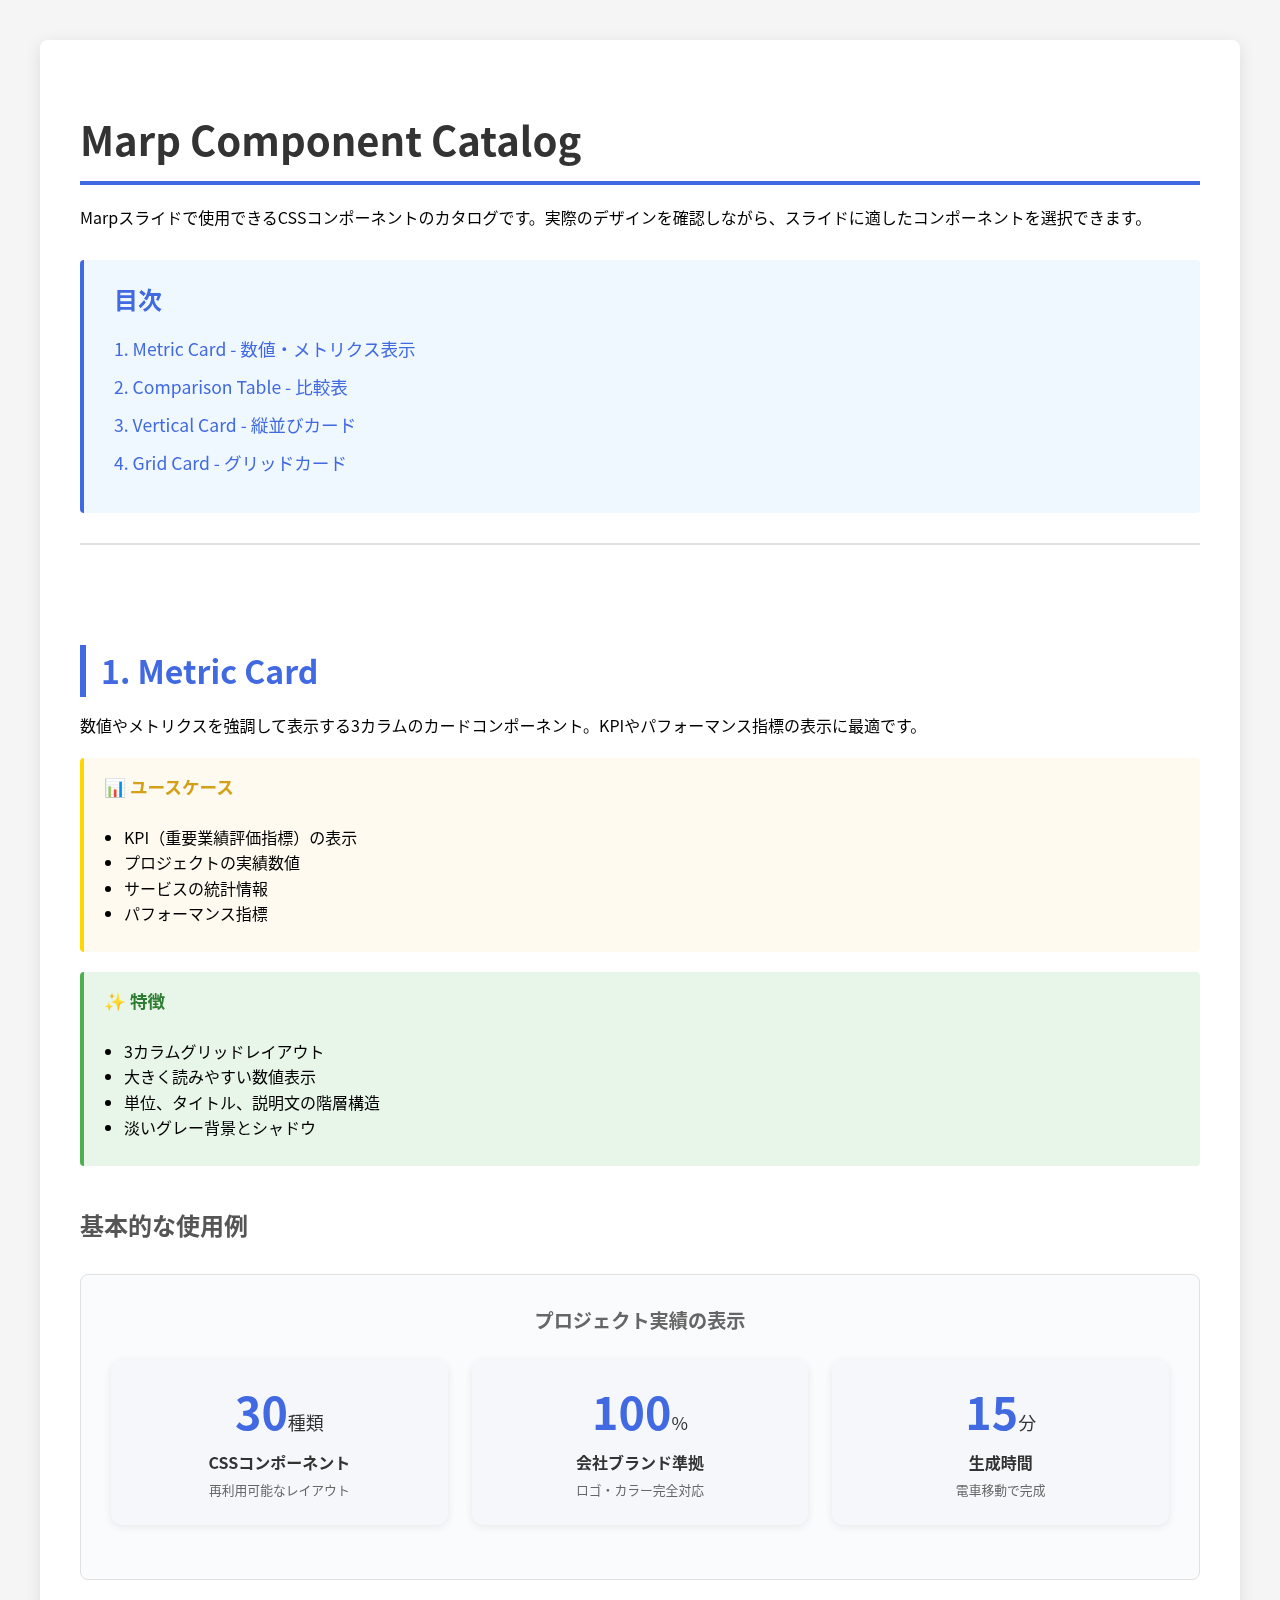
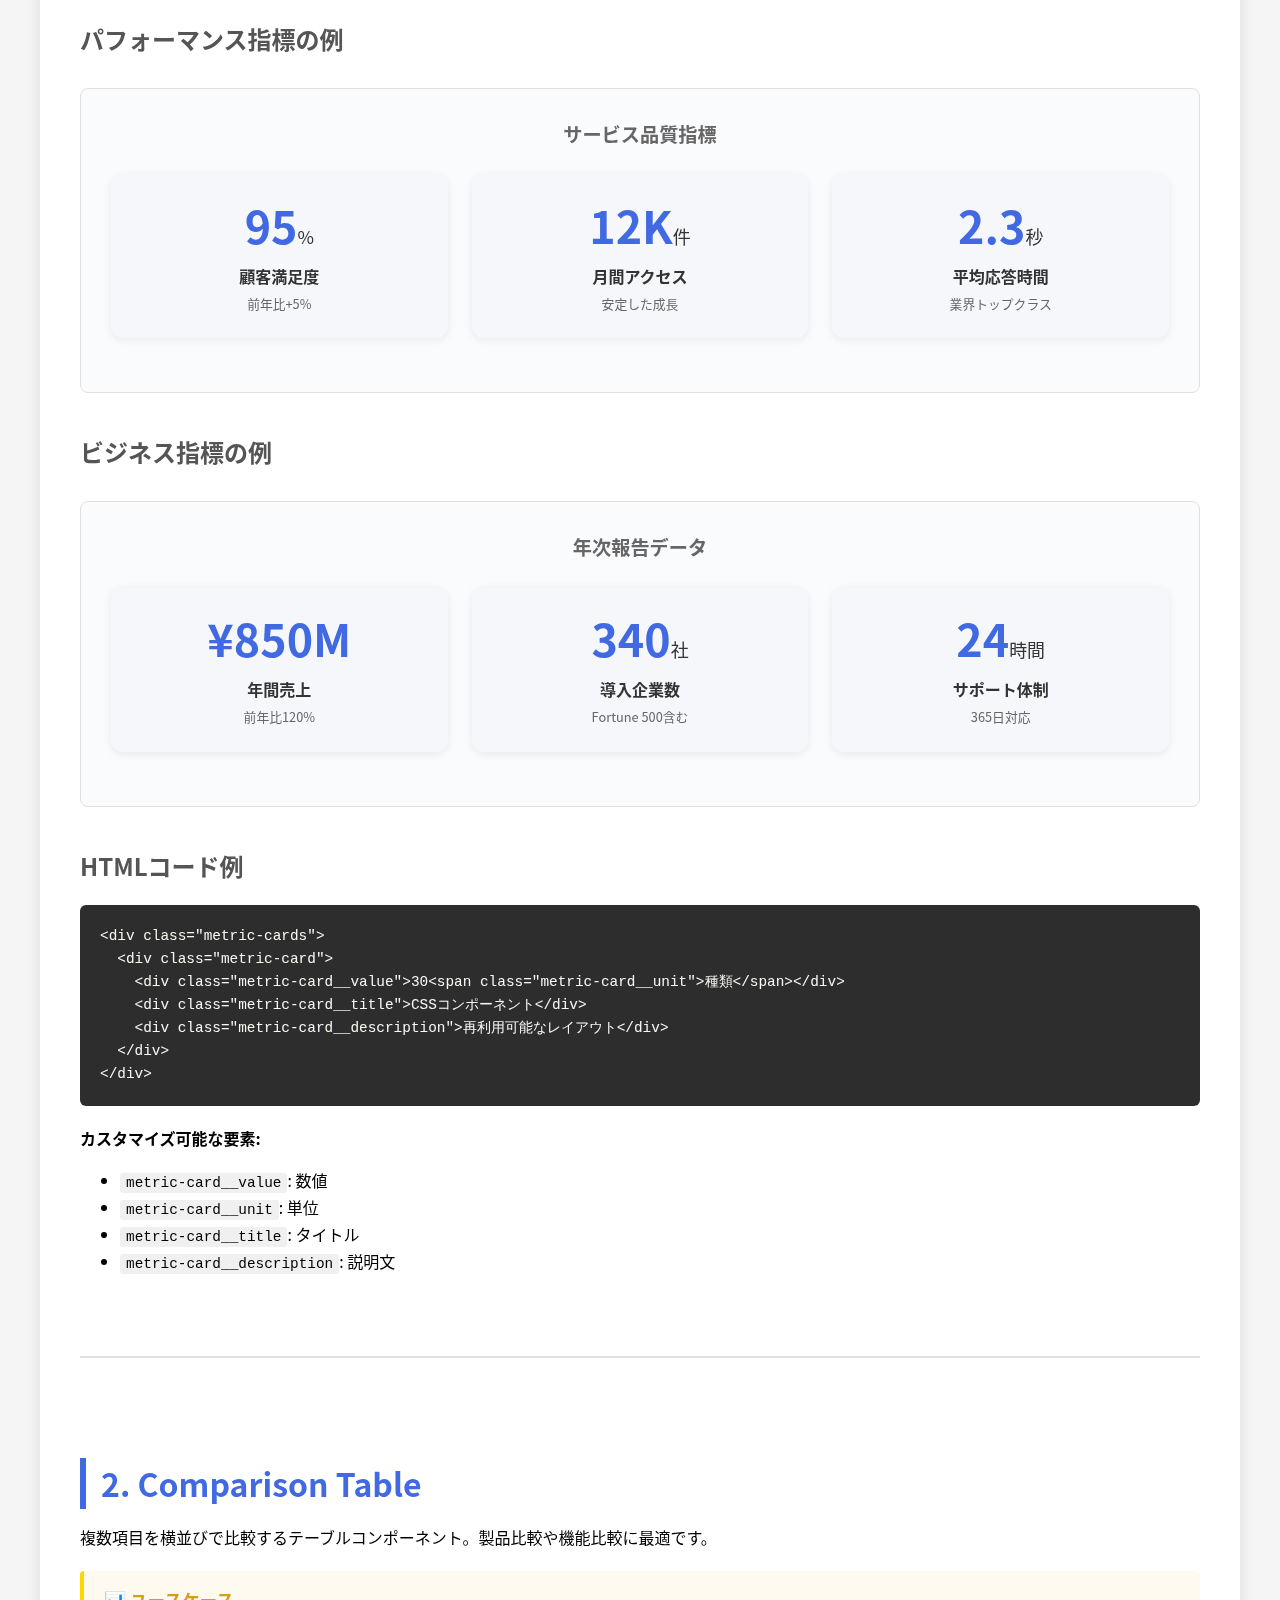
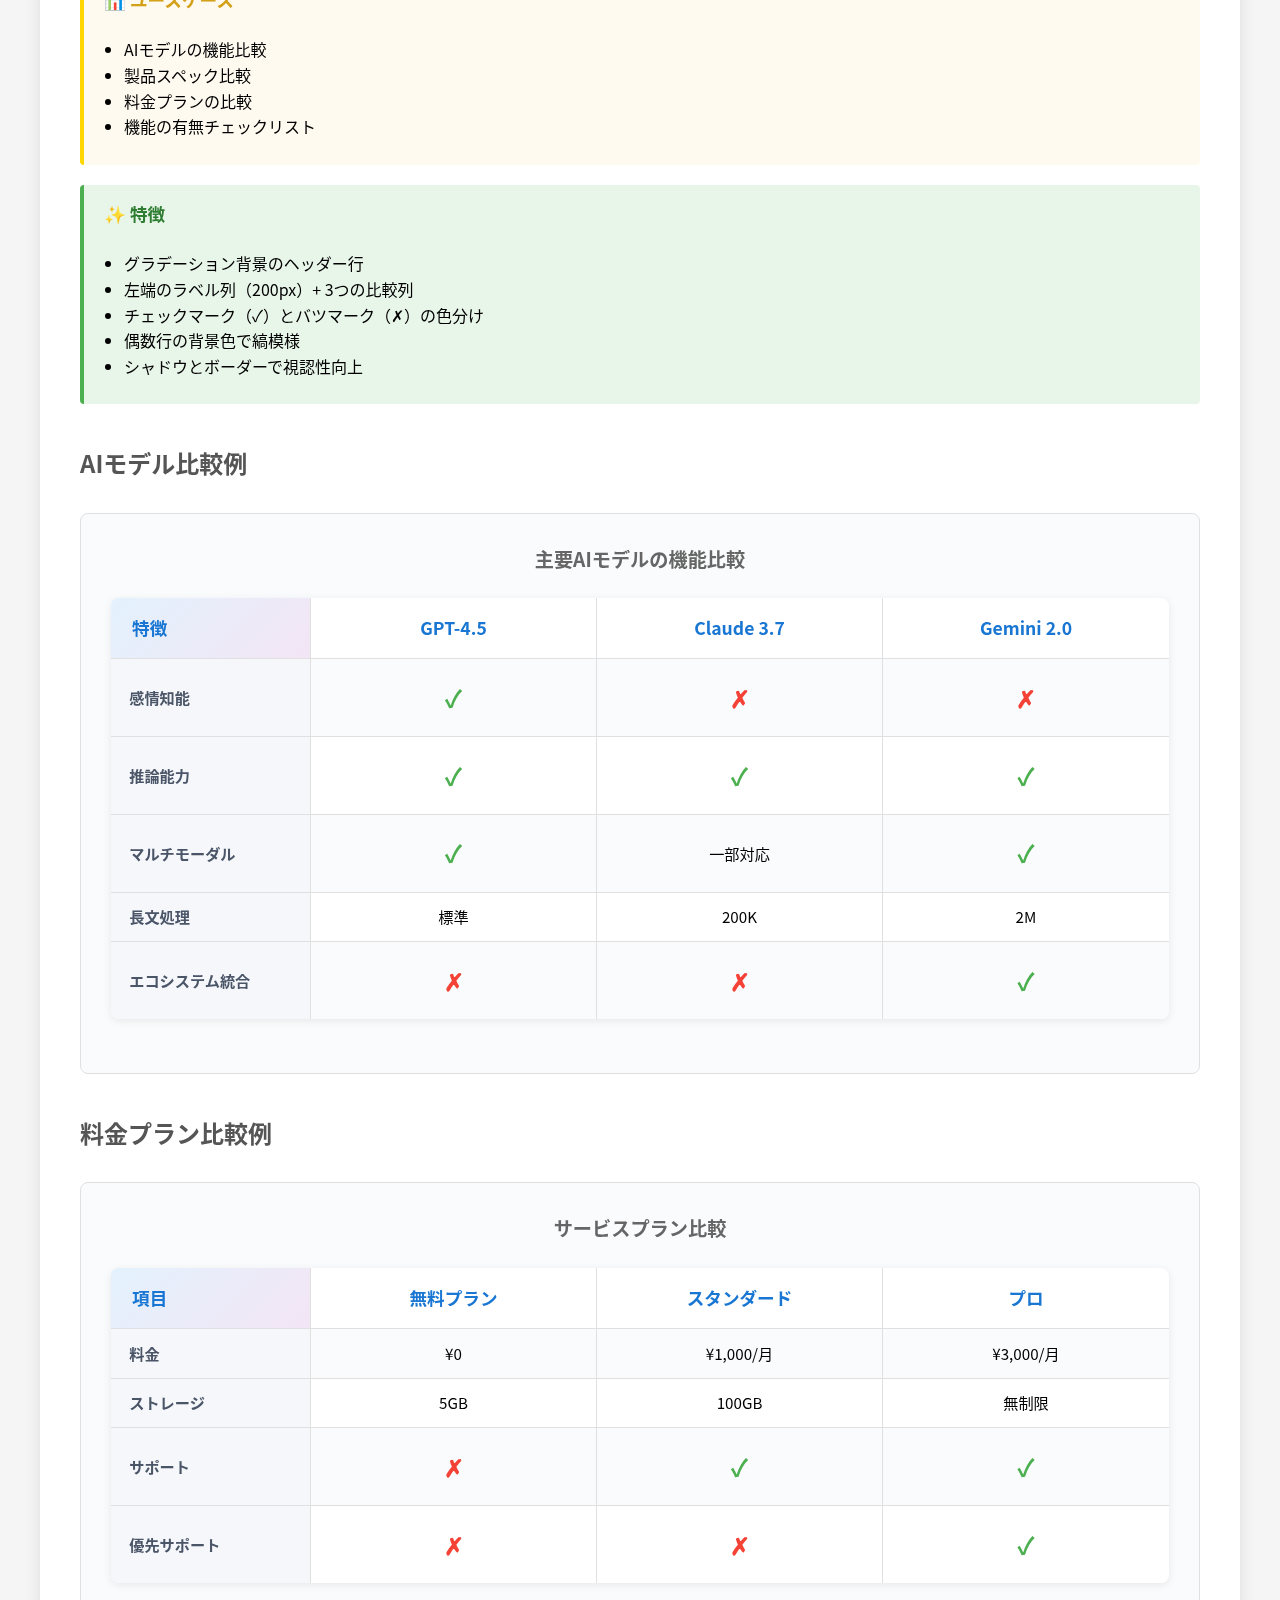
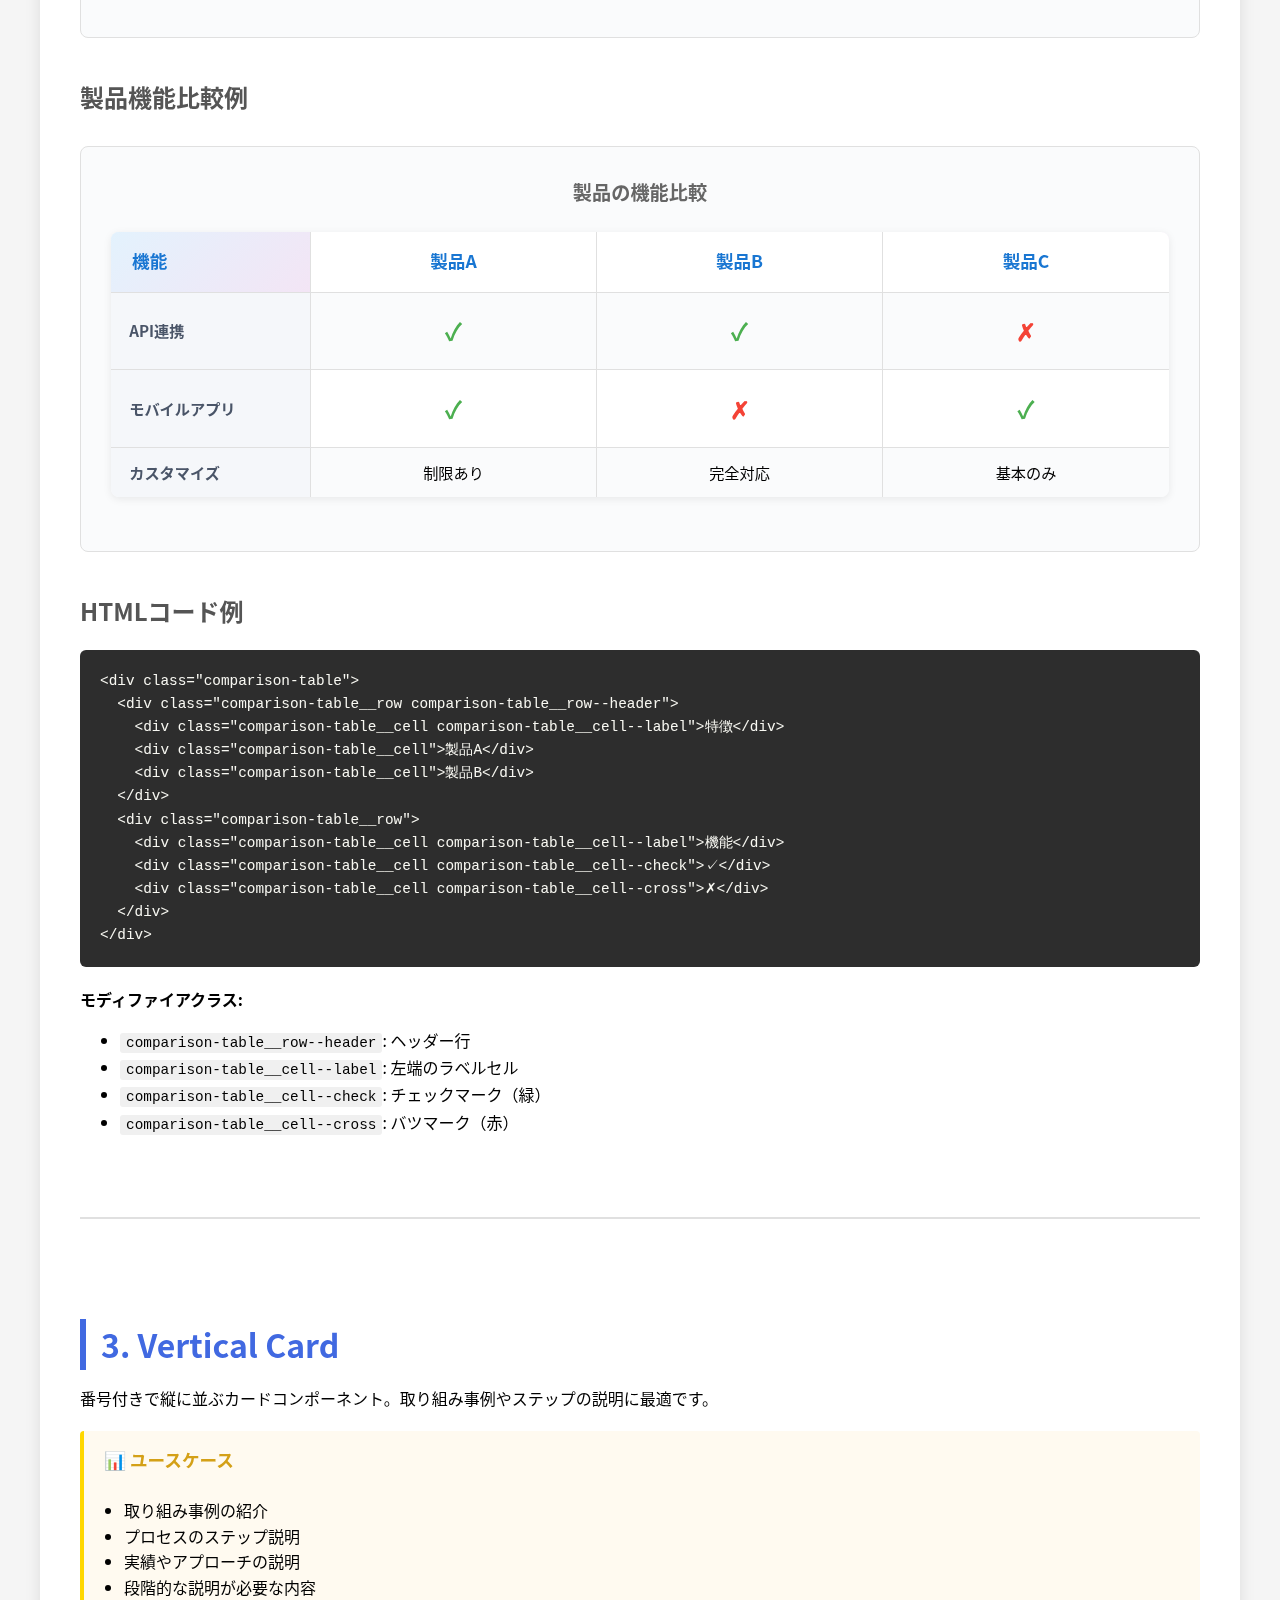
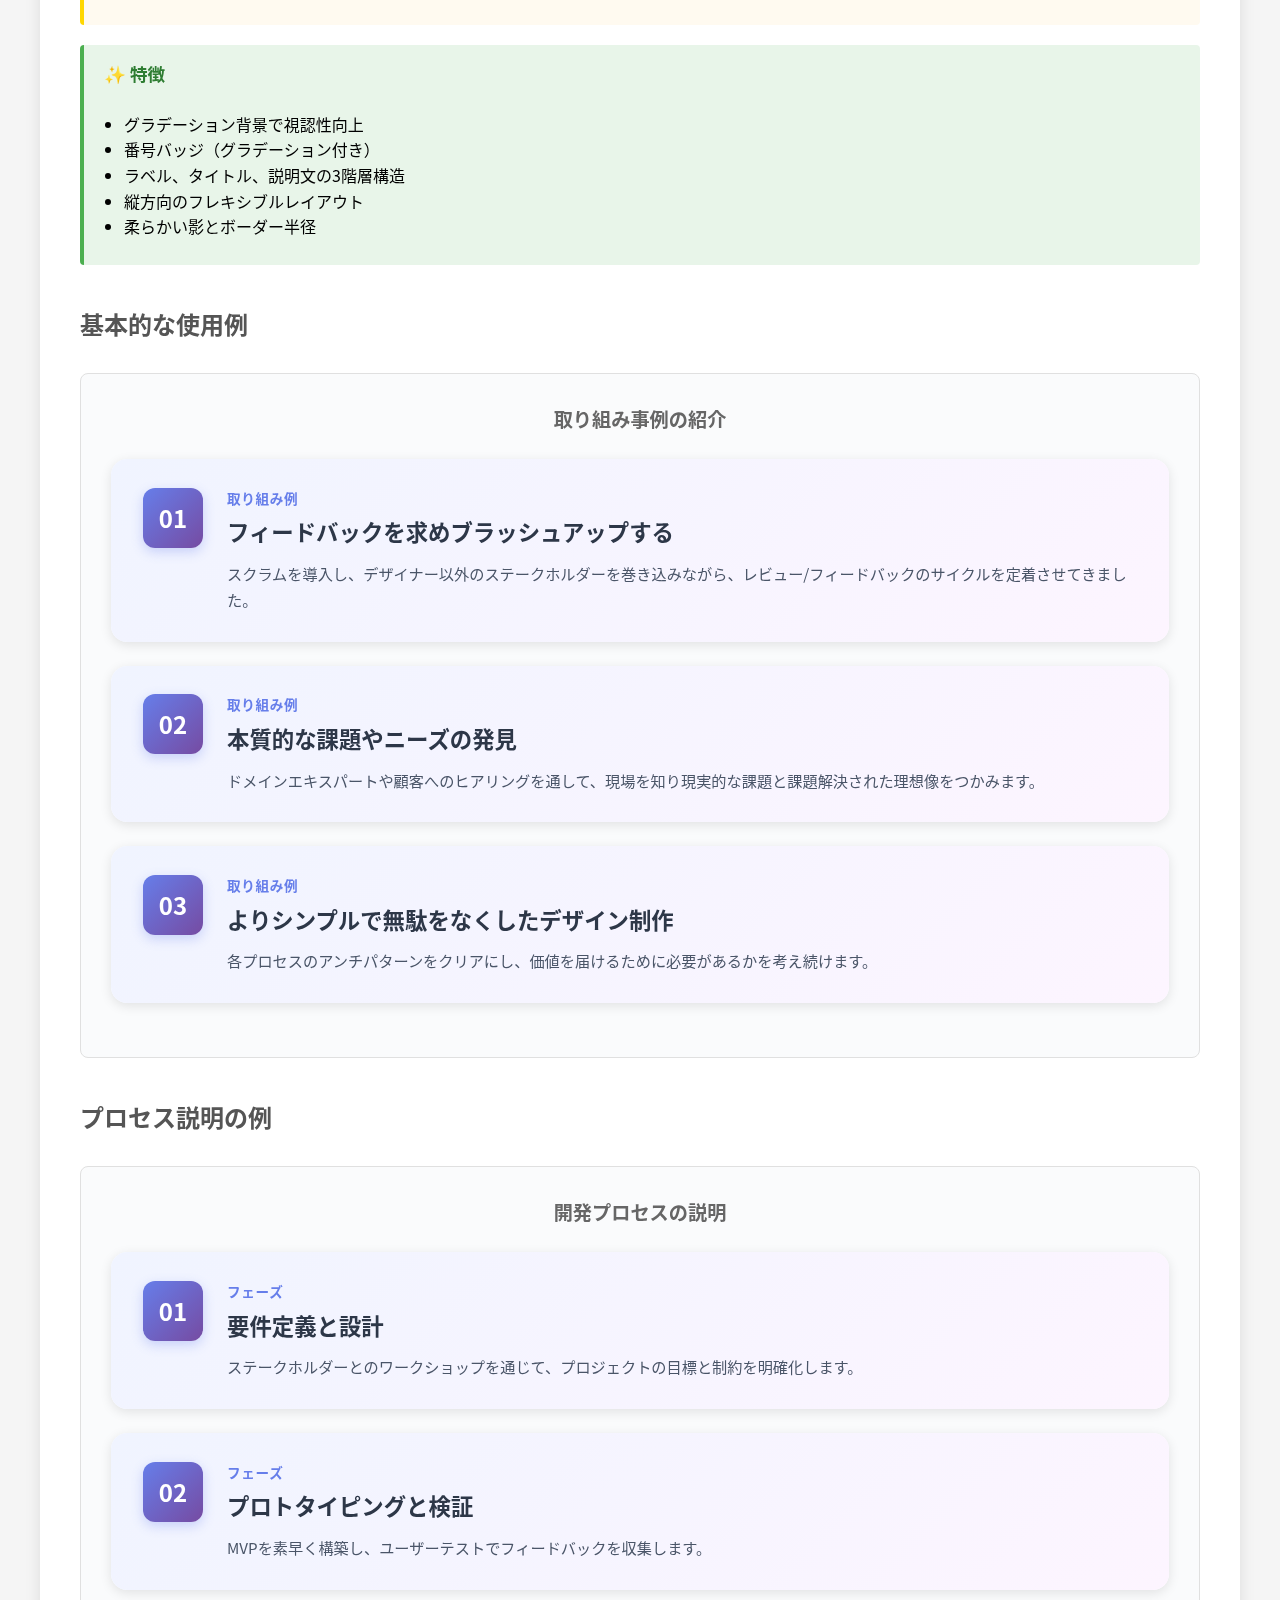
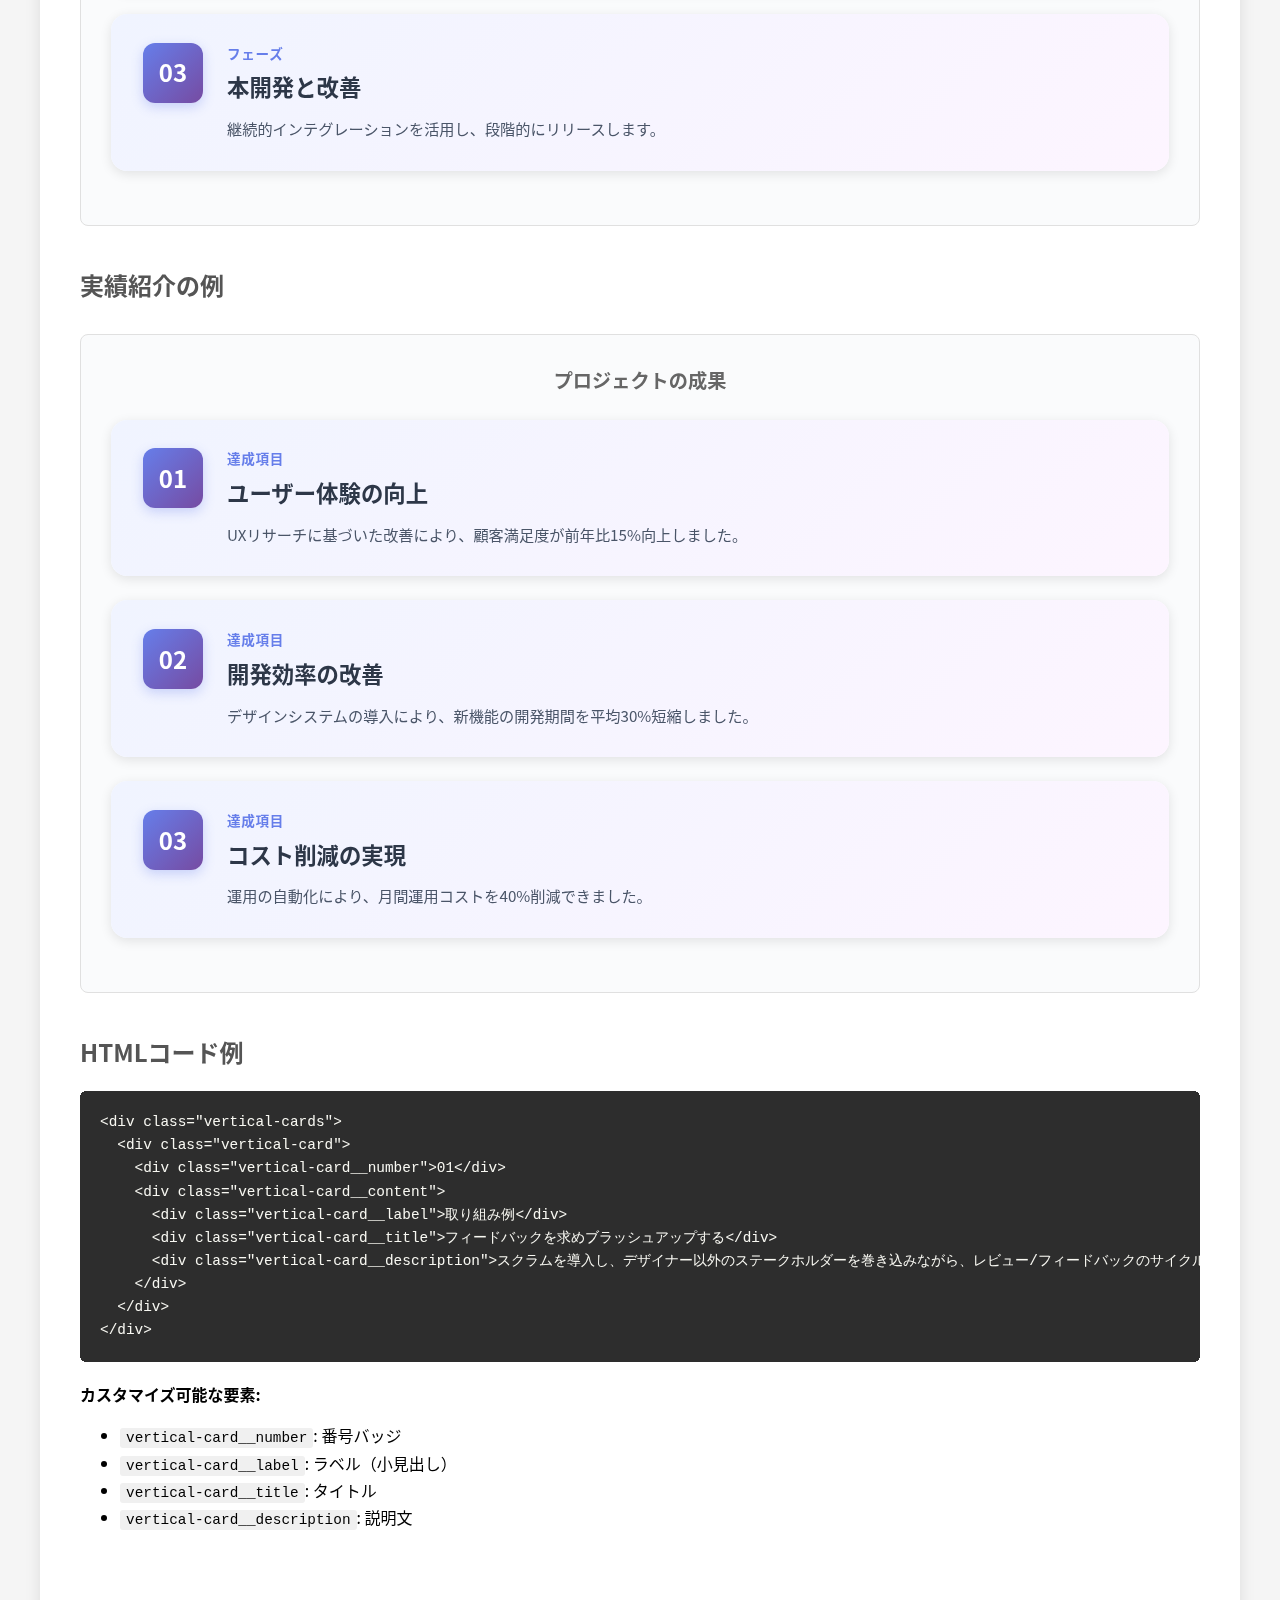
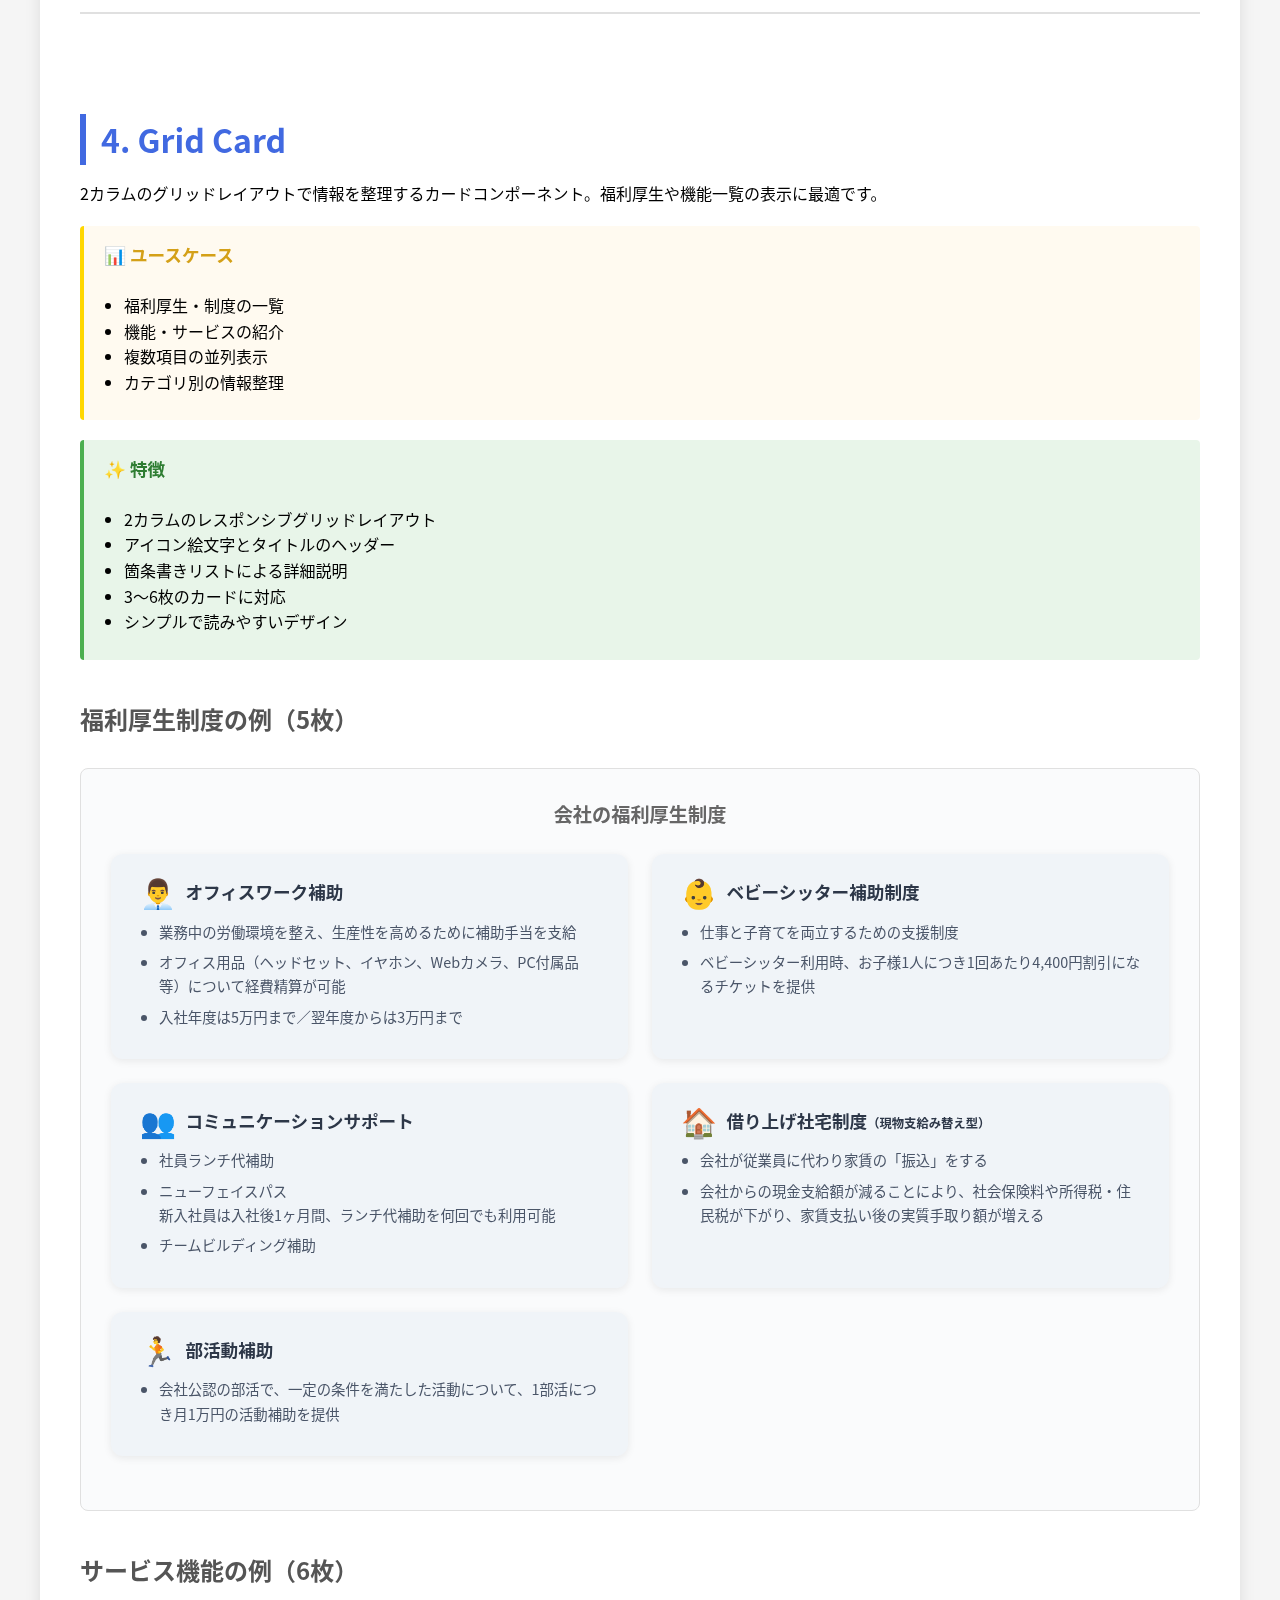
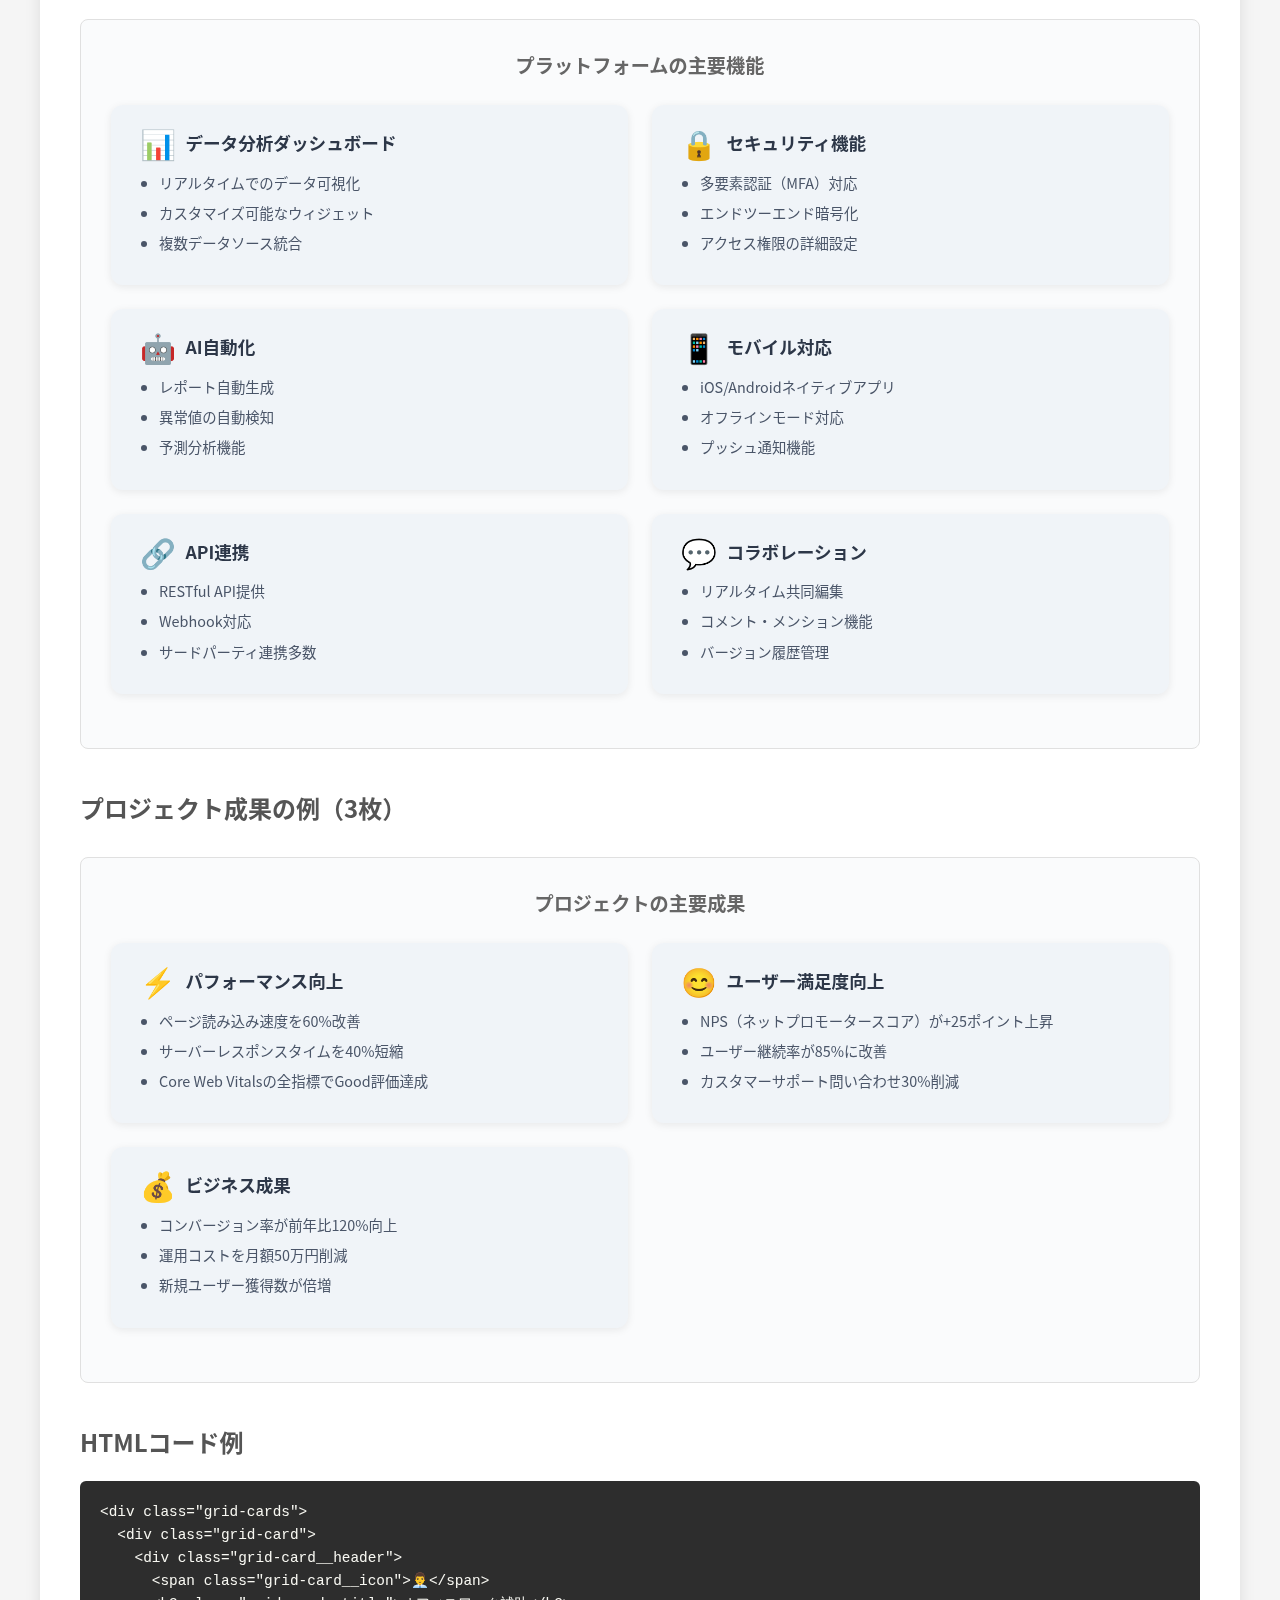
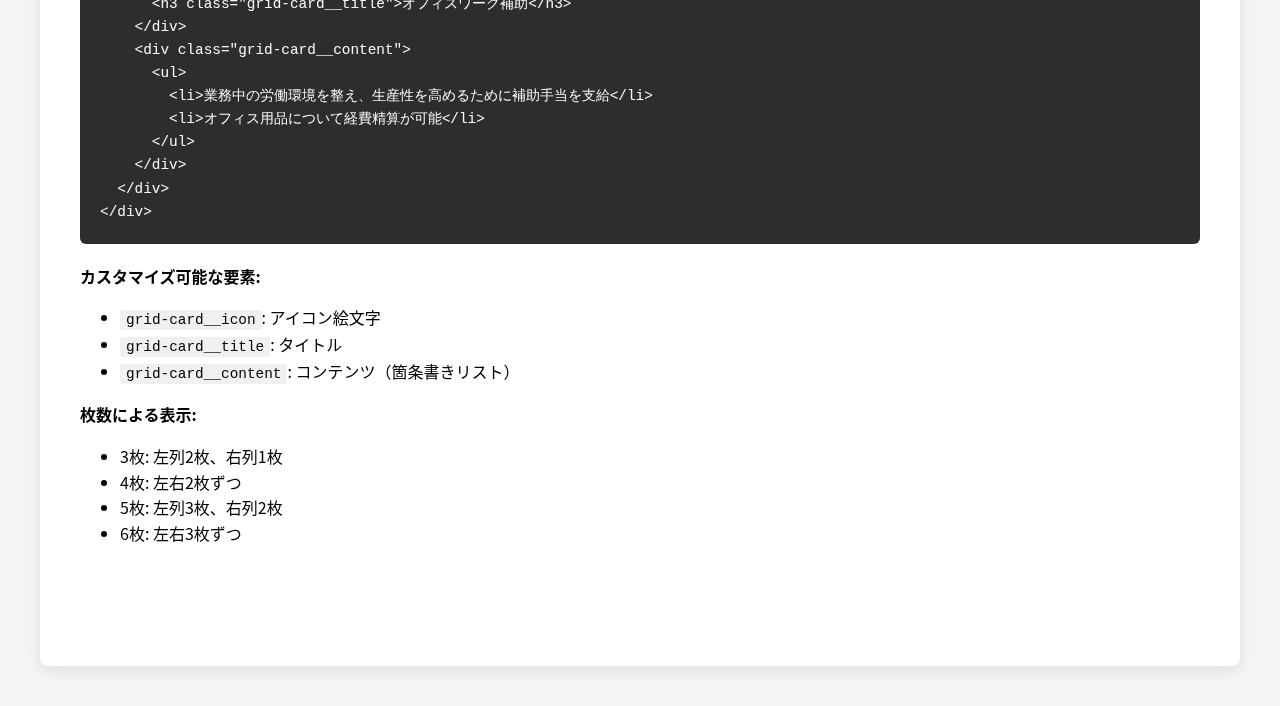
<file: themes/components/index.html>
<!DOCTYPE html>
<html lang="ja">
<head>
  <meta charset="UTF-8">
  <meta name="viewport" content="width=device-width, initial-scale=1.0">
  <title>Marp Component Catalog</title>
  <style>
    /* Metric Card Component */
    .metric-cards {
      display: grid;
      grid-template-columns: repeat(3, minmax(0, 1fr));
      gap: 1.5em;
      margin: 1.5em 0;
      width: 100%;
    }
    .metric-card {
      background-color: #f5f7fa;
      border-radius: 12px;
      padding: 1.5em 1.2em;
      text-align: center;
      box-shadow: 0 2px 8px rgba(0, 0, 0, 0.08);
      min-width: 0;
    }
    .metric-card__value {
      font-size: 2.8em;
      font-weight: bold;
      color: #4169e1;
      line-height: 1.2;
      margin: 0 0 0.3em 0;
    }
    .metric-card__unit {
      font-size: 0.4em;
      font-weight: normal;
      color: #333333;
    }
    .metric-card__title {
      font-size: 1em;
      font-weight: bold;
      color: #333333;
      margin: 0 0 0.4em 0;
      line-height: 1.4;
      border: none;
    }
    .metric-card__description {
      font-size: 0.8em;
      color: #666666;
      margin: 0;
    }

    /* Comparison Table Component */
    .comparison-table {
      width: 100%;
      margin: 1.5em 0;
      border-radius: 8px;
      overflow: hidden;
      box-shadow: 0 2px 8px rgba(0, 0, 0, 0.08);
    }
    .comparison-table__row {
      display: grid;
      grid-template-columns: 200px repeat(3, 1fr);
      gap: 0;
      border-bottom: 1px solid #e0e0e0;
    }
    .comparison-table__row:last-child {
      border-bottom: none;
    }
    .comparison-table__row--header {
      background: linear-gradient(135deg, #e3f2fd 0%, #f3e5f5 100%);
      font-weight: bold;
    }
    .comparison-table__row--header .comparison-table__cell {
      color: #1976d2;
      font-size: 1.1em;
      padding: 1em 1.2em;
    }
    .comparison-table__cell {
      padding: 0.9em 1.2em;
      text-align: center;
      background-color: #ffffff;
      border-right: 1px solid #e0e0e0;
      display: flex;
      align-items: center;
      justify-content: center;
      font-size: 0.95em;
      line-height: 1.4;
    }
    .comparison-table__cell:last-child {
      border-right: none;
    }
    .comparison-table__cell--label {
      background-color: #f5f7fa;
      text-align: left;
      justify-content: flex-start;
      font-weight: 600;
      color: #4a5568;
    }
    .comparison-table__row--header .comparison-table__cell--label {
      background: linear-gradient(135deg, #e3f2fd 0%, #f3e5f5 100%);
      color: #1976d2;
    }
    .comparison-table__cell--check {
      color: #4caf50;
      font-size: 1.5em;
      font-weight: bold;
    }
    .comparison-table__cell--cross {
      color: #f44336;
      font-size: 1.5em;
      font-weight: bold;
    }
    .comparison-table__row:nth-child(even) .comparison-table__cell:not(.comparison-table__cell--label) {
      background-color: #fafbfc;
    }

    /* Vertical Card Component */
    .vertical-cards {
      display: flex;
      flex-direction: column;
      gap: 1.5em;
      margin: 1.5em 0;
      width: 100%;
    }
    .vertical-card {
      background: linear-gradient(135deg, #f0f4ff 0%, #fdf5ff 100%);
      border-radius: 16px;
      padding: 1.8em 2em;
      box-shadow: 0 3px 12px rgba(0, 0, 0, 0.1);
      display: flex;
      align-items: flex-start;
      gap: 1.5em;
    }
    .vertical-card__number {
      flex-shrink: 0;
      width: 2.5em;
      height: 2.5em;
      background: linear-gradient(135deg, #667eea 0%, #764ba2 100%);
      color: white;
      border-radius: 12px;
      display: flex;
      align-items: center;
      justify-content: center;
      font-size: 1.5em;
      font-weight: bold;
      box-shadow: 0 4px 12px rgba(102, 126, 234, 0.3);
    }
    .vertical-card__content {
      flex: 1;
      min-width: 0;
    }
    .vertical-card__label {
      font-size: 0.85em;
      color: #667eea;
      font-weight: 600;
      margin: 0 0 0.5em 0;
      letter-spacing: 0.05em;
    }
    .vertical-card__title {
      font-size: 1.4em;
      font-weight: bold;
      color: #2d3748;
      margin: 0 0 0.6em 0;
      line-height: 1.4;
    }
    .vertical-card__description {
      font-size: 0.95em;
      color: #4a5568;
      margin: 0;
      line-height: 1.7;
    }

    /* Grid Card Component */
    .grid-cards {
      display: grid;
      grid-template-columns: repeat(2, 1fr);
      gap: 1.5em;
      margin: 1.5em 0;
      width: 100%;
    }
    .grid-card {
      background-color: #f0f4f8;
      border-radius: 12px;
      padding: 1.5em 1.8em;
      box-shadow: 0 2px 8px rgba(0, 0, 0, 0.08);
    }
    .grid-card__header {
      display: flex;
      align-items: center;
      gap: 0.6em;
      margin-bottom: 0.8em;
    }
    .grid-card__icon {
      font-size: 1.8em;
      line-height: 1;
    }
    .grid-card__title {
      font-size: 1.1em;
      font-weight: bold;
      color: #2d3748;
      margin: 0;
      line-height: 1.3;
    }
    .grid-card__content {
      margin: 0;
      padding: 0;
    }
    .grid-card__content ul {
      margin: 0;
      padding-left: 1.2em;
      list-style-type: disc;
    }
    .grid-card__content li {
      font-size: 0.9em;
      color: #4a5568;
      line-height: 1.7;
      margin: 0.4em 0;
    }

    /* Page Styles */
    body {
      font-family: 'Hiragino Sans', 'Noto Sans CJK JP', -apple-system, BlinkMacSystemFont, 'Segoe UI', Roboto, Oxygen, Ubuntu, sans-serif;
      background-color: #f5f5f5;
      padding: 40px;
      margin: 0;
      line-height: 1.6;
    }
    .container {
      max-width: 1200px;
      margin: 0 auto;
      background-color: white;
      padding: 40px;
      border-radius: 8px;
      box-shadow: 0 4px 16px rgba(0, 0, 0, 0.1);
    }
    h1 {
      color: #333;
      margin-bottom: 20px;
      font-size: 2.5em;
      border-bottom: 4px solid #4169e1;
      padding-bottom: 10px;
    }
    h2 {
      color: #4169e1;
      margin-top: 60px;
      margin-bottom: 15px;
      font-size: 2em;
      border-left: 6px solid #4169e1;
      padding-left: 15px;
    }
    h3 {
      color: #555;
      margin-top: 40px;
      margin-bottom: 20px;
      font-size: 1.5em;
    }
    .toc {
      background-color: #f0f8ff;
      border-left: 4px solid #4169e1;
      padding: 20px 30px;
      margin: 30px 0;
      border-radius: 4px;
    }
    .toc h2 {
      margin-top: 0;
      border-left: none;
      padding-left: 0;
      font-size: 1.5em;
    }
    .toc ul {
      list-style: none;
      padding-left: 0;
    }
    .toc li {
      margin: 10px 0;
    }
    .toc a {
      color: #4169e1;
      text-decoration: none;
      font-size: 1.1em;
    }
    .toc a:hover {
      text-decoration: underline;
    }
    .component-section {
      margin-bottom: 80px;
      border-top: 2px solid #e0e0e0;
      padding-top: 40px;
    }
    .use-case {
      background-color: #fffaf0;
      border-left: 4px solid #ffd700;
      padding: 15px 20px;
      margin: 20px 0;
      border-radius: 4px;
    }
    .use-case h4 {
      margin-top: 0;
      color: #d4a017;
      font-size: 1.1em;
    }
    .use-case ul {
      margin: 10px 0;
      padding-left: 20px;
    }
    .example-container {
      margin: 30px 0;
      padding: 30px;
      background-color: #fafbfc;
      border-radius: 8px;
      border: 1px solid #e0e0e0;
    }
    .example-title {
      font-size: 1.2em;
      font-weight: bold;
      color: #666;
      margin-bottom: 20px;
      text-align: center;
    }
    code {
      background-color: #f0f0f0;
      padding: 2px 6px;
      border-radius: 3px;
      font-family: 'Menlo', 'Monaco', 'Courier New', monospace;
      font-size: 0.9em;
    }
    pre {
      background-color: #2d2d2d;
      color: #f8f8f2;
      padding: 20px;
      border-radius: 6px;
      overflow-x: auto;
      margin: 20px 0;
    }
    pre code {
      background-color: transparent;
      padding: 0;
      color: #f8f8f2;
    }
    .features {
      background-color: #e8f5e9;
      border-left: 4px solid #4caf50;
      padding: 15px 20px;
      margin: 20px 0;
      border-radius: 4px;
    }
    .features h4 {
      margin-top: 0;
      color: #2e7d32;
      font-size: 1.1em;
    }
    .features ul {
      margin: 10px 0;
      padding-left: 20px;
    }
  </style>
</head>
<body>
  <div class="container">
    <h1>Marp Component Catalog</h1>
    <p>Marpスライドで使用できるCSSコンポーネントのカタログです。実際のデザインを確認しながら、スライドに適したコンポーネントを選択できます。</p>

    <div class="toc">
      <h2>目次</h2>
      <ul>
        <li><a href="#metric-card">1. Metric Card - 数値・メトリクス表示</a></li>
        <li><a href="#comparison-table">2. Comparison Table - 比較表</a></li>
        <li><a href="#vertical-card">3. Vertical Card - 縦並びカード</a></li>
        <li><a href="#grid-card">4. Grid Card - グリッドカード</a></li>
      </ul>
    </div>

    <!-- Metric Card Section -->
    <div class="component-section" id="metric-card">
      <h2>1. Metric Card</h2>
      <p>数値やメトリクスを強調して表示する3カラムのカードコンポーネント。KPIやパフォーマンス指標の表示に最適です。</p>

      <div class="use-case">
        <h4>📊 ユースケース</h4>
        <ul>
          <li>KPI（重要業績評価指標）の表示</li>
          <li>プロジェクトの実績数値</li>
          <li>サービスの統計情報</li>
          <li>パフォーマンス指標</li>
        </ul>
      </div>

      <div class="features">
        <h4>✨ 特徴</h4>
        <ul>
          <li>3カラムグリッドレイアウト</li>
          <li>大きく読みやすい数値表示</li>
          <li>単位、タイトル、説明文の階層構造</li>
          <li>淡いグレー背景とシャドウ</li>
        </ul>
      </div>

      <h3>基本的な使用例</h3>
      <div class="example-container">
        <div class="example-title">プロジェクト実績の表示</div>
        <div class="metric-cards">
          <div class="metric-card">
            <div class="metric-card__value">30<span class="metric-card__unit">種類</span></div>
            <div class="metric-card__title">CSSコンポーネント</div>
            <div class="metric-card__description">再利用可能なレイアウト</div>
          </div>
          <div class="metric-card">
            <div class="metric-card__value">100<span class="metric-card__unit">%</span></div>
            <div class="metric-card__title">会社ブランド準拠</div>
            <div class="metric-card__description">ロゴ・カラー完全対応</div>
          </div>
          <div class="metric-card">
            <div class="metric-card__value">15<span class="metric-card__unit">分</span></div>
            <div class="metric-card__title">生成時間</div>
            <div class="metric-card__description">電車移動で完成</div>
          </div>
        </div>
      </div>

      <h3>パフォーマンス指標の例</h3>
      <div class="example-container">
        <div class="example-title">サービス品質指標</div>
        <div class="metric-cards">
          <div class="metric-card">
            <div class="metric-card__value">95<span class="metric-card__unit">%</span></div>
            <div class="metric-card__title">顧客満足度</div>
            <div class="metric-card__description">前年比+5%</div>
          </div>
          <div class="metric-card">
            <div class="metric-card__value">12K<span class="metric-card__unit">件</span></div>
            <div class="metric-card__title">月間アクセス</div>
            <div class="metric-card__description">安定した成長</div>
          </div>
          <div class="metric-card">
            <div class="metric-card__value">2.3<span class="metric-card__unit">秒</span></div>
            <div class="metric-card__title">平均応答時間</div>
            <div class="metric-card__description">業界トップクラス</div>
          </div>
        </div>
      </div>

      <h3>ビジネス指標の例</h3>
      <div class="example-container">
        <div class="example-title">年次報告データ</div>
        <div class="metric-cards">
          <div class="metric-card">
            <div class="metric-card__value">¥850M<span class="metric-card__unit"></span></div>
            <div class="metric-card__title">年間売上</div>
            <div class="metric-card__description">前年比120%</div>
          </div>
          <div class="metric-card">
            <div class="metric-card__value">340<span class="metric-card__unit">社</span></div>
            <div class="metric-card__title">導入企業数</div>
            <div class="metric-card__description">Fortune 500含む</div>
          </div>
          <div class="metric-card">
            <div class="metric-card__value">24<span class="metric-card__unit">時間</span></div>
            <div class="metric-card__title">サポート体制</div>
            <div class="metric-card__description">365日対応</div>
          </div>
        </div>
      </div>

      <h3>HTMLコード例</h3>
      <pre><code>&lt;div class="metric-cards"&gt;
  &lt;div class="metric-card"&gt;
    &lt;div class="metric-card__value"&gt;30&lt;span class="metric-card__unit"&gt;種類&lt;/span&gt;&lt;/div&gt;
    &lt;div class="metric-card__title"&gt;CSSコンポーネント&lt;/div&gt;
    &lt;div class="metric-card__description"&gt;再利用可能なレイアウト&lt;/div&gt;
  &lt;/div&gt;
&lt;/div&gt;</code></pre>

      <p><strong>カスタマイズ可能な要素:</strong></p>
      <ul>
        <li><code>metric-card__value</code>: 数値</li>
        <li><code>metric-card__unit</code>: 単位</li>
        <li><code>metric-card__title</code>: タイトル</li>
        <li><code>metric-card__description</code>: 説明文</li>
      </ul>
    </div>

    <!-- Comparison Table Section -->
    <div class="component-section" id="comparison-table">
      <h2>2. Comparison Table</h2>
      <p>複数項目を横並びで比較するテーブルコンポーネント。製品比較や機能比較に最適です。</p>

      <div class="use-case">
        <h4>📊 ユースケース</h4>
        <ul>
          <li>AIモデルの機能比較</li>
          <li>製品スペック比較</li>
          <li>料金プランの比較</li>
          <li>機能の有無チェックリスト</li>
        </ul>
      </div>

      <div class="features">
        <h4>✨ 特徴</h4>
        <ul>
          <li>グラデーション背景のヘッダー行</li>
          <li>左端のラベル列（200px）+ 3つの比較列</li>
          <li>チェックマーク（✓）とバツマーク（✗）の色分け</li>
          <li>偶数行の背景色で縞模様</li>
          <li>シャドウとボーダーで視認性向上</li>
        </ul>
      </div>

      <h3>AIモデル比較例</h3>
      <div class="example-container">
        <div class="example-title">主要AIモデルの機能比較</div>
        <div class="comparison-table">
          <div class="comparison-table__row comparison-table__row--header">
            <div class="comparison-table__cell comparison-table__cell--label">特徴</div>
            <div class="comparison-table__cell">GPT-4.5</div>
            <div class="comparison-table__cell">Claude 3.7</div>
            <div class="comparison-table__cell">Gemini 2.0</div>
          </div>
          <div class="comparison-table__row">
            <div class="comparison-table__cell comparison-table__cell--label">感情知能</div>
            <div class="comparison-table__cell comparison-table__cell--check">✓</div>
            <div class="comparison-table__cell comparison-table__cell--cross">✗</div>
            <div class="comparison-table__cell comparison-table__cell--cross">✗</div>
          </div>
          <div class="comparison-table__row">
            <div class="comparison-table__cell comparison-table__cell--label">推論能力</div>
            <div class="comparison-table__cell comparison-table__cell--check">✓</div>
            <div class="comparison-table__cell comparison-table__cell--check">✓</div>
            <div class="comparison-table__cell comparison-table__cell--check">✓</div>
          </div>
          <div class="comparison-table__row">
            <div class="comparison-table__cell comparison-table__cell--label">マルチモーダル</div>
            <div class="comparison-table__cell comparison-table__cell--check">✓</div>
            <div class="comparison-table__cell">一部対応</div>
            <div class="comparison-table__cell comparison-table__cell--check">✓</div>
          </div>
          <div class="comparison-table__row">
            <div class="comparison-table__cell comparison-table__cell--label">長文処理</div>
            <div class="comparison-table__cell">標準</div>
            <div class="comparison-table__cell">200K</div>
            <div class="comparison-table__cell">2M</div>
          </div>
          <div class="comparison-table__row">
            <div class="comparison-table__cell comparison-table__cell--label">エコシステム統合</div>
            <div class="comparison-table__cell comparison-table__cell--cross">✗</div>
            <div class="comparison-table__cell comparison-table__cell--cross">✗</div>
            <div class="comparison-table__cell comparison-table__cell--check">✓</div>
          </div>
        </div>
      </div>

      <h3>料金プラン比較例</h3>
      <div class="example-container">
        <div class="example-title">サービスプラン比較</div>
        <div class="comparison-table">
          <div class="comparison-table__row comparison-table__row--header">
            <div class="comparison-table__cell comparison-table__cell--label">項目</div>
            <div class="comparison-table__cell">無料プラン</div>
            <div class="comparison-table__cell">スタンダード</div>
            <div class="comparison-table__cell">プロ</div>
          </div>
          <div class="comparison-table__row">
            <div class="comparison-table__cell comparison-table__cell--label">料金</div>
            <div class="comparison-table__cell">¥0</div>
            <div class="comparison-table__cell">¥1,000/月</div>
            <div class="comparison-table__cell">¥3,000/月</div>
          </div>
          <div class="comparison-table__row">
            <div class="comparison-table__cell comparison-table__cell--label">ストレージ</div>
            <div class="comparison-table__cell">5GB</div>
            <div class="comparison-table__cell">100GB</div>
            <div class="comparison-table__cell">無制限</div>
          </div>
          <div class="comparison-table__row">
            <div class="comparison-table__cell comparison-table__cell--label">サポート</div>
            <div class="comparison-table__cell comparison-table__cell--cross">✗</div>
            <div class="comparison-table__cell comparison-table__cell--check">✓</div>
            <div class="comparison-table__cell comparison-table__cell--check">✓</div>
          </div>
          <div class="comparison-table__row">
            <div class="comparison-table__cell comparison-table__cell--label">優先サポート</div>
            <div class="comparison-table__cell comparison-table__cell--cross">✗</div>
            <div class="comparison-table__cell comparison-table__cell--cross">✗</div>
            <div class="comparison-table__cell comparison-table__cell--check">✓</div>
          </div>
        </div>
      </div>

      <h3>製品機能比較例</h3>
      <div class="example-container">
        <div class="example-title">製品の機能比較</div>
        <div class="comparison-table">
          <div class="comparison-table__row comparison-table__row--header">
            <div class="comparison-table__cell comparison-table__cell--label">機能</div>
            <div class="comparison-table__cell">製品A</div>
            <div class="comparison-table__cell">製品B</div>
            <div class="comparison-table__cell">製品C</div>
          </div>
          <div class="comparison-table__row">
            <div class="comparison-table__cell comparison-table__cell--label">API連携</div>
            <div class="comparison-table__cell comparison-table__cell--check">✓</div>
            <div class="comparison-table__cell comparison-table__cell--check">✓</div>
            <div class="comparison-table__cell comparison-table__cell--cross">✗</div>
          </div>
          <div class="comparison-table__row">
            <div class="comparison-table__cell comparison-table__cell--label">モバイルアプリ</div>
            <div class="comparison-table__cell comparison-table__cell--check">✓</div>
            <div class="comparison-table__cell comparison-table__cell--cross">✗</div>
            <div class="comparison-table__cell comparison-table__cell--check">✓</div>
          </div>
          <div class="comparison-table__row">
            <div class="comparison-table__cell comparison-table__cell--label">カスタマイズ</div>
            <div class="comparison-table__cell">制限あり</div>
            <div class="comparison-table__cell">完全対応</div>
            <div class="comparison-table__cell">基本のみ</div>
          </div>
        </div>
      </div>

      <h3>HTMLコード例</h3>
      <pre><code>&lt;div class="comparison-table"&gt;
  &lt;div class="comparison-table__row comparison-table__row--header"&gt;
    &lt;div class="comparison-table__cell comparison-table__cell--label"&gt;特徴&lt;/div&gt;
    &lt;div class="comparison-table__cell"&gt;製品A&lt;/div&gt;
    &lt;div class="comparison-table__cell"&gt;製品B&lt;/div&gt;
  &lt;/div&gt;
  &lt;div class="comparison-table__row"&gt;
    &lt;div class="comparison-table__cell comparison-table__cell--label"&gt;機能&lt;/div&gt;
    &lt;div class="comparison-table__cell comparison-table__cell--check"&gt;✓&lt;/div&gt;
    &lt;div class="comparison-table__cell comparison-table__cell--cross"&gt;✗&lt;/div&gt;
  &lt;/div&gt;
&lt;/div&gt;</code></pre>

      <p><strong>モディファイアクラス:</strong></p>
      <ul>
        <li><code>comparison-table__row--header</code>: ヘッダー行</li>
        <li><code>comparison-table__cell--label</code>: 左端のラベルセル</li>
        <li><code>comparison-table__cell--check</code>: チェックマーク（緑）</li>
        <li><code>comparison-table__cell--cross</code>: バツマーク（赤）</li>
      </ul>
    </div>

    <!-- Vertical Card Section -->
    <div class="component-section" id="vertical-card">
      <h2>3. Vertical Card</h2>
      <p>番号付きで縦に並ぶカードコンポーネント。取り組み事例やステップの説明に最適です。</p>

      <div class="use-case">
        <h4>📊 ユースケース</h4>
        <ul>
          <li>取り組み事例の紹介</li>
          <li>プロセスのステップ説明</li>
          <li>実績やアプローチの説明</li>
          <li>段階的な説明が必要な内容</li>
        </ul>
      </div>

      <div class="features">
        <h4>✨ 特徴</h4>
        <ul>
          <li>グラデーション背景で視認性向上</li>
          <li>番号バッジ（グラデーション付き）</li>
          <li>ラベル、タイトル、説明文の3階層構造</li>
          <li>縦方向のフレキシブルレイアウト</li>
          <li>柔らかい影とボーダー半径</li>
        </ul>
      </div>

      <h3>基本的な使用例</h3>
      <div class="example-container">
        <div class="example-title">取り組み事例の紹介</div>
        <div class="vertical-cards">
          <div class="vertical-card">
            <div class="vertical-card__number">01</div>
            <div class="vertical-card__content">
              <div class="vertical-card__label">取り組み例</div>
              <div class="vertical-card__title">フィードバックを求めブラッシュアップする</div>
              <div class="vertical-card__description">スクラムを導入し、デザイナー以外のステークホルダーを巻き込みながら、レビュー/フィードバックのサイクルを定着させてきました。</div>
            </div>
          </div>
          <div class="vertical-card">
            <div class="vertical-card__number">02</div>
            <div class="vertical-card__content">
              <div class="vertical-card__label">取り組み例</div>
              <div class="vertical-card__title">本質的な課題やニーズの発見</div>
              <div class="vertical-card__description">ドメインエキスパートや顧客へのヒアリングを通して、現場を知り現実的な課題と課題解決された理想像をつかみます。</div>
            </div>
          </div>
          <div class="vertical-card">
            <div class="vertical-card__number">03</div>
            <div class="vertical-card__content">
              <div class="vertical-card__label">取り組み例</div>
              <div class="vertical-card__title">よりシンプルで無駄をなくしたデザイン制作</div>
              <div class="vertical-card__description">各プロセスのアンチパターンをクリアにし、価値を届けるために必要があるかを考え続けます。</div>
            </div>
          </div>
        </div>
      </div>

      <h3>プロセス説明の例</h3>
      <div class="example-container">
        <div class="example-title">開発プロセスの説明</div>
        <div class="vertical-cards">
          <div class="vertical-card">
            <div class="vertical-card__number">01</div>
            <div class="vertical-card__content">
              <div class="vertical-card__label">フェーズ</div>
              <div class="vertical-card__title">要件定義と設計</div>
              <div class="vertical-card__description">ステークホルダーとのワークショップを通じて、プロジェクトの目標と制約を明確化します。</div>
            </div>
          </div>
          <div class="vertical-card">
            <div class="vertical-card__number">02</div>
            <div class="vertical-card__content">
              <div class="vertical-card__label">フェーズ</div>
              <div class="vertical-card__title">プロトタイピングと検証</div>
              <div class="vertical-card__description">MVPを素早く構築し、ユーザーテストでフィードバックを収集します。</div>
            </div>
          </div>
          <div class="vertical-card">
            <div class="vertical-card__number">03</div>
            <div class="vertical-card__content">
              <div class="vertical-card__label">フェーズ</div>
              <div class="vertical-card__title">本開発と改善</div>
              <div class="vertical-card__description">継続的インテグレーションを活用し、段階的にリリースします。</div>
            </div>
          </div>
        </div>
      </div>

      <h3>実績紹介の例</h3>
      <div class="example-container">
        <div class="example-title">プロジェクトの成果</div>
        <div class="vertical-cards">
          <div class="vertical-card">
            <div class="vertical-card__number">01</div>
            <div class="vertical-card__content">
              <div class="vertical-card__label">達成項目</div>
              <div class="vertical-card__title">ユーザー体験の向上</div>
              <div class="vertical-card__description">UXリサーチに基づいた改善により、顧客満足度が前年比15%向上しました。</div>
            </div>
          </div>
          <div class="vertical-card">
            <div class="vertical-card__number">02</div>
            <div class="vertical-card__content">
              <div class="vertical-card__label">達成項目</div>
              <div class="vertical-card__title">開発効率の改善</div>
              <div class="vertical-card__description">デザインシステムの導入により、新機能の開発期間を平均30%短縮しました。</div>
            </div>
          </div>
          <div class="vertical-card">
            <div class="vertical-card__number">03</div>
            <div class="vertical-card__content">
              <div class="vertical-card__label">達成項目</div>
              <div class="vertical-card__title">コスト削減の実現</div>
              <div class="vertical-card__description">運用の自動化により、月間運用コストを40%削減できました。</div>
            </div>
          </div>
        </div>
      </div>

      <h3>HTMLコード例</h3>
      <pre><code>&lt;div class="vertical-cards"&gt;
  &lt;div class="vertical-card"&gt;
    &lt;div class="vertical-card__number"&gt;01&lt;/div&gt;
    &lt;div class="vertical-card__content"&gt;
      &lt;div class="vertical-card__label"&gt;取り組み例&lt;/div&gt;
      &lt;div class="vertical-card__title"&gt;フィードバックを求めブラッシュアップする&lt;/div&gt;
      &lt;div class="vertical-card__description"&gt;スクラムを導入し、デザイナー以外のステークホルダーを巻き込みながら、レビュー/フィードバックのサイクルを定着させてきました。&lt;/div&gt;
    &lt;/div&gt;
  &lt;/div&gt;
&lt;/div&gt;</code></pre>

      <p><strong>カスタマイズ可能な要素:</strong></p>
      <ul>
        <li><code>vertical-card__number</code>: 番号バッジ</li>
        <li><code>vertical-card__label</code>: ラベル（小見出し）</li>
        <li><code>vertical-card__title</code>: タイトル</li>
        <li><code>vertical-card__description</code>: 説明文</li>
      </ul>
    </div>

    <!-- Grid Card Section -->
    <div class="component-section" id="grid-card">
      <h2>4. Grid Card</h2>
      <p>2カラムのグリッドレイアウトで情報を整理するカードコンポーネント。福利厚生や機能一覧の表示に最適です。</p>

      <div class="use-case">
        <h4>📊 ユースケース</h4>
        <ul>
          <li>福利厚生・制度の一覧</li>
          <li>機能・サービスの紹介</li>
          <li>複数項目の並列表示</li>
          <li>カテゴリ別の情報整理</li>
        </ul>
      </div>

      <div class="features">
        <h4>✨ 特徴</h4>
        <ul>
          <li>2カラムのレスポンシブグリッドレイアウト</li>
          <li>アイコン絵文字とタイトルのヘッダー</li>
          <li>箇条書きリストによる詳細説明</li>
          <li>3〜6枚のカードに対応</li>
          <li>シンプルで読みやすいデザイン</li>
        </ul>
      </div>

      <h3>福利厚生制度の例（5枚）</h3>
      <div class="example-container">
        <div class="example-title">会社の福利厚生制度</div>
        <div class="grid-cards">
          <div class="grid-card">
            <div class="grid-card__header">
              <span class="grid-card__icon">👨‍💼</span>
              <h3 class="grid-card__title">オフィスワーク補助</h3>
            </div>
            <div class="grid-card__content">
              <ul>
                <li>業務中の労働環境を整え、生産性を高めるために補助手当を支給</li>
                <li>オフィス用品（ヘッドセット、イヤホン、Webカメラ、PC付属品等）について経費精算が可能</li>
                <li>入社年度は5万円まで／翌年度からは3万円まで</li>
              </ul>
            </div>
          </div>
          <div class="grid-card">
            <div class="grid-card__header">
              <span class="grid-card__icon">👶</span>
              <h3 class="grid-card__title">ベビーシッター補助制度</h3>
            </div>
            <div class="grid-card__content">
              <ul>
                <li>仕事と子育てを両立するための支援制度</li>
                <li>ベビーシッター利用時、お子様1人につき1回あたり4,400円割引になるチケットを提供</li>
              </ul>
            </div>
          </div>
          <div class="grid-card">
            <div class="grid-card__header">
              <span class="grid-card__icon">👥</span>
              <h3 class="grid-card__title">コミュニケーションサポート</h3>
            </div>
            <div class="grid-card__content">
              <ul>
                <li>社員ランチ代補助</li>
                <li>ニューフェイスパス<br>新入社員は入社後1ヶ月間、ランチ代補助を何回でも利用可能</li>
                <li>チームビルディング補助</li>
              </ul>
            </div>
          </div>
          <div class="grid-card">
            <div class="grid-card__header">
              <span class="grid-card__icon">🏠</span>
              <h3 class="grid-card__title">借り上げ社宅制度<span style="font-size: 0.7em;">（現物支給み替え型）</span></h3>
            </div>
            <div class="grid-card__content">
              <ul>
                <li>会社が従業員に代わり家賃の「振込」をする</li>
                <li>会社からの現金支給額が減ることにより、社会保険料や所得税・住民税が下がり、家賃支払い後の実質手取り額が増える</li>
              </ul>
            </div>
          </div>
          <div class="grid-card">
            <div class="grid-card__header">
              <span class="grid-card__icon">🏃</span>
              <h3 class="grid-card__title">部活動補助</h3>
            </div>
            <div class="grid-card__content">
              <ul>
                <li>会社公認の部活で、一定の条件を満たした活動について、1部活につき月1万円の活動補助を提供</li>
              </ul>
            </div>
          </div>
        </div>
      </div>

      <h3>サービス機能の例（6枚）</h3>
      <div class="example-container">
        <div class="example-title">プラットフォームの主要機能</div>
        <div class="grid-cards">
          <div class="grid-card">
            <div class="grid-card__header">
              <span class="grid-card__icon">📊</span>
              <h3 class="grid-card__title">データ分析ダッシュボード</h3>
            </div>
            <div class="grid-card__content">
              <ul>
                <li>リアルタイムでのデータ可視化</li>
                <li>カスタマイズ可能なウィジェット</li>
                <li>複数データソース統合</li>
              </ul>
            </div>
          </div>
          <div class="grid-card">
            <div class="grid-card__header">
              <span class="grid-card__icon">🔒</span>
              <h3 class="grid-card__title">セキュリティ機能</h3>
            </div>
            <div class="grid-card__content">
              <ul>
                <li>多要素認証（MFA）対応</li>
                <li>エンドツーエンド暗号化</li>
                <li>アクセス権限の詳細設定</li>
              </ul>
            </div>
          </div>
          <div class="grid-card">
            <div class="grid-card__header">
              <span class="grid-card__icon">🤖</span>
              <h3 class="grid-card__title">AI自動化</h3>
            </div>
            <div class="grid-card__content">
              <ul>
                <li>レポート自動生成</li>
                <li>異常値の自動検知</li>
                <li>予測分析機能</li>
              </ul>
            </div>
          </div>
          <div class="grid-card">
            <div class="grid-card__header">
              <span class="grid-card__icon">📱</span>
              <h3 class="grid-card__title">モバイル対応</h3>
            </div>
            <div class="grid-card__content">
              <ul>
                <li>iOS/Androidネイティブアプリ</li>
                <li>オフラインモード対応</li>
                <li>プッシュ通知機能</li>
              </ul>
            </div>
          </div>
          <div class="grid-card">
            <div class="grid-card__header">
              <span class="grid-card__icon">🔗</span>
              <h3 class="grid-card__title">API連携</h3>
            </div>
            <div class="grid-card__content">
              <ul>
                <li>RESTful API提供</li>
                <li>Webhook対応</li>
                <li>サードパーティ連携多数</li>
              </ul>
            </div>
          </div>
          <div class="grid-card">
            <div class="grid-card__header">
              <span class="grid-card__icon">💬</span>
              <h3 class="grid-card__title">コラボレーション</h3>
            </div>
            <div class="grid-card__content">
              <ul>
                <li>リアルタイム共同編集</li>
                <li>コメント・メンション機能</li>
                <li>バージョン履歴管理</li>
              </ul>
            </div>
          </div>
        </div>
      </div>

      <h3>プロジェクト成果の例（3枚）</h3>
      <div class="example-container">
        <div class="example-title">プロジェクトの主要成果</div>
        <div class="grid-cards">
          <div class="grid-card">
            <div class="grid-card__header">
              <span class="grid-card__icon">⚡</span>
              <h3 class="grid-card__title">パフォーマンス向上</h3>
            </div>
            <div class="grid-card__content">
              <ul>
                <li>ページ読み込み速度を60%改善</li>
                <li>サーバーレスポンスタイムを40%短縮</li>
                <li>Core Web Vitalsの全指標でGood評価達成</li>
              </ul>
            </div>
          </div>
          <div class="grid-card">
            <div class="grid-card__header">
              <span class="grid-card__icon">😊</span>
              <h3 class="grid-card__title">ユーザー満足度向上</h3>
            </div>
            <div class="grid-card__content">
              <ul>
                <li>NPS（ネットプロモータースコア）が+25ポイント上昇</li>
                <li>ユーザー継続率が85%に改善</li>
                <li>カスタマーサポート問い合わせ30%削減</li>
              </ul>
            </div>
          </div>
          <div class="grid-card">
            <div class="grid-card__header">
              <span class="grid-card__icon">💰</span>
              <h3 class="grid-card__title">ビジネス成果</h3>
            </div>
            <div class="grid-card__content">
              <ul>
                <li>コンバージョン率が前年比120%向上</li>
                <li>運用コストを月額50万円削減</li>
                <li>新規ユーザー獲得数が倍増</li>
              </ul>
            </div>
          </div>
        </div>
      </div>

      <h3>HTMLコード例</h3>
      <pre><code>&lt;div class="grid-cards"&gt;
  &lt;div class="grid-card"&gt;
    &lt;div class="grid-card__header"&gt;
      &lt;span class="grid-card__icon"&gt;👨‍💼&lt;/span&gt;
      &lt;h3 class="grid-card__title"&gt;オフィスワーク補助&lt;/h3&gt;
    &lt;/div&gt;
    &lt;div class="grid-card__content"&gt;
      &lt;ul&gt;
        &lt;li&gt;業務中の労働環境を整え、生産性を高めるために補助手当を支給&lt;/li&gt;
        &lt;li&gt;オフィス用品について経費精算が可能&lt;/li&gt;
      &lt;/ul&gt;
    &lt;/div&gt;
  &lt;/div&gt;
&lt;/div&gt;</code></pre>

      <p><strong>カスタマイズ可能な要素:</strong></p>
      <ul>
        <li><code>grid-card__icon</code>: アイコン絵文字</li>
        <li><code>grid-card__title</code>: タイトル</li>
        <li><code>grid-card__content</code>: コンテンツ（箇条書きリスト）</li>
      </ul>

      <p><strong>枚数による表示:</strong></p>
      <ul>
        <li>3枚: 左列2枚、右列1枚</li>
        <li>4枚: 左右2枚ずつ</li>
        <li>5枚: 左列3枚、右列2枚</li>
        <li>6枚: 左右3枚ずつ</li>
      </ul>
    </div>
  </div>
</body>
</html>
</file>
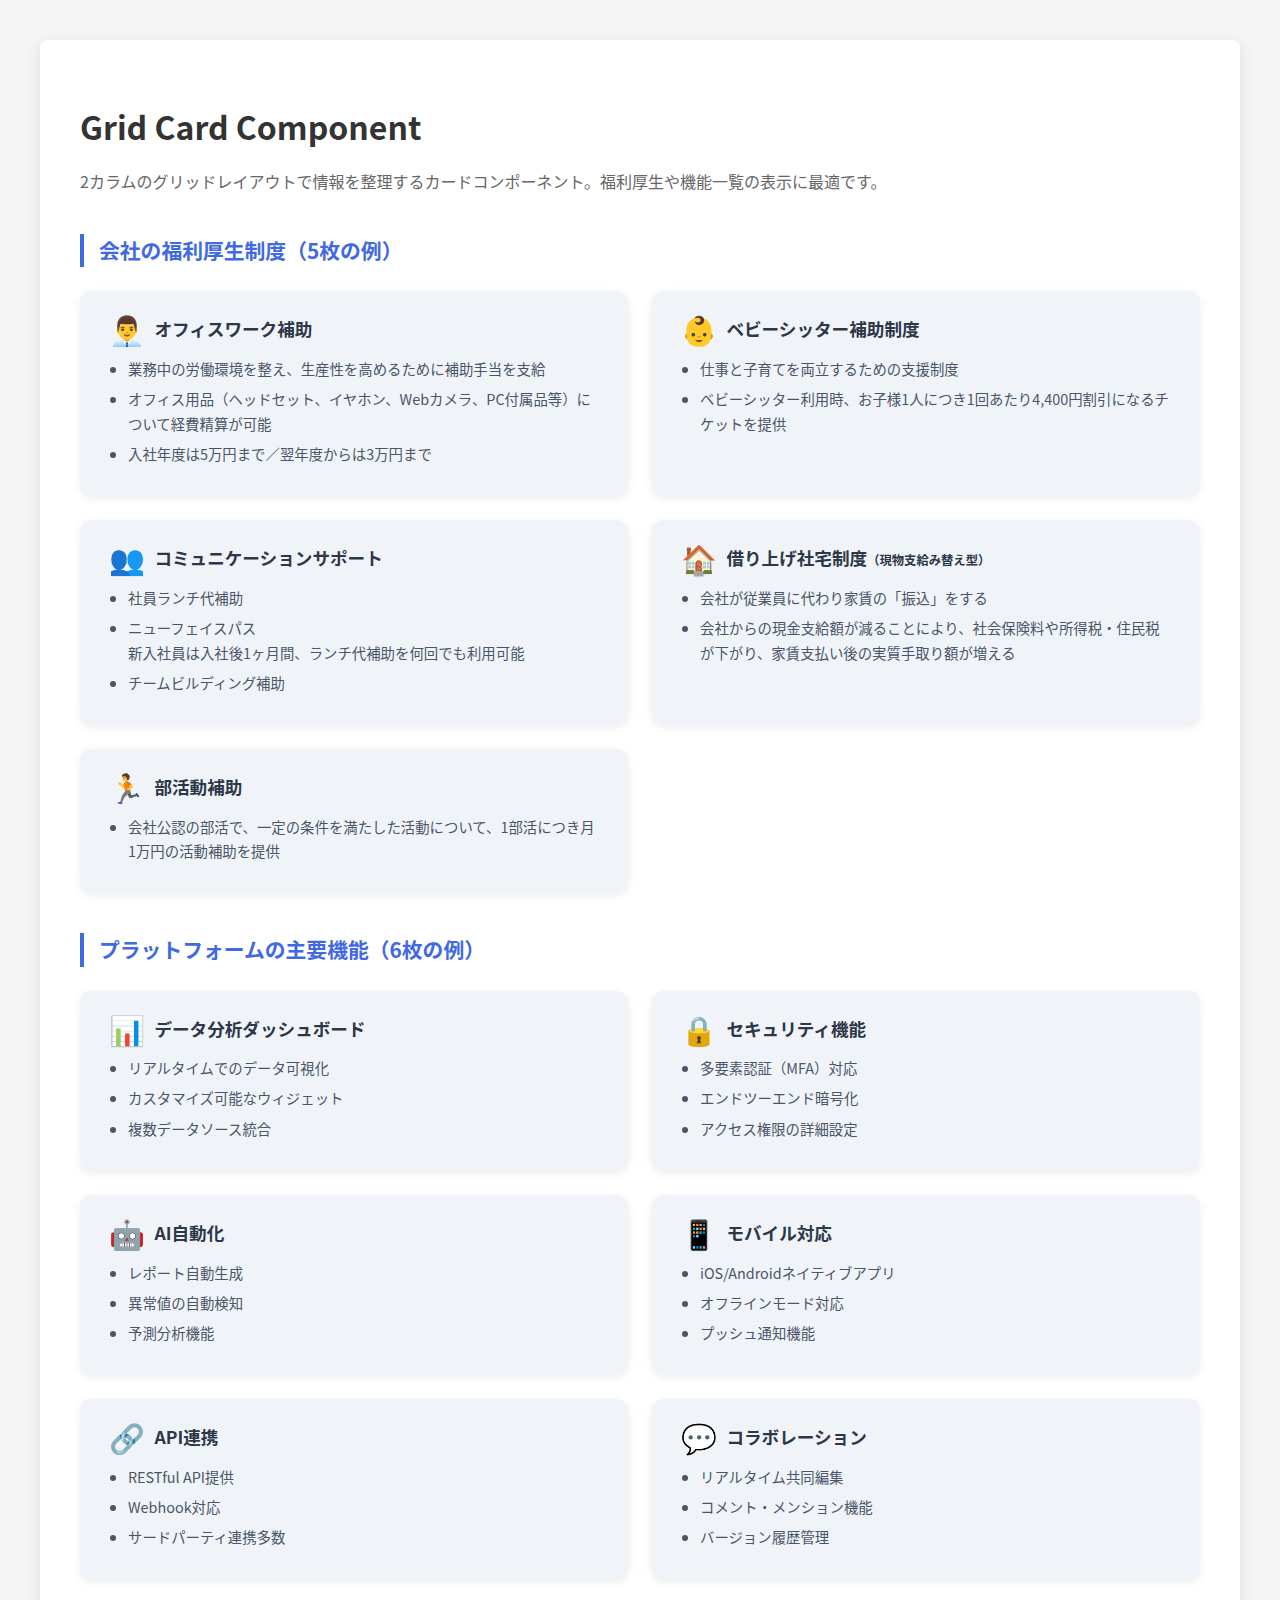
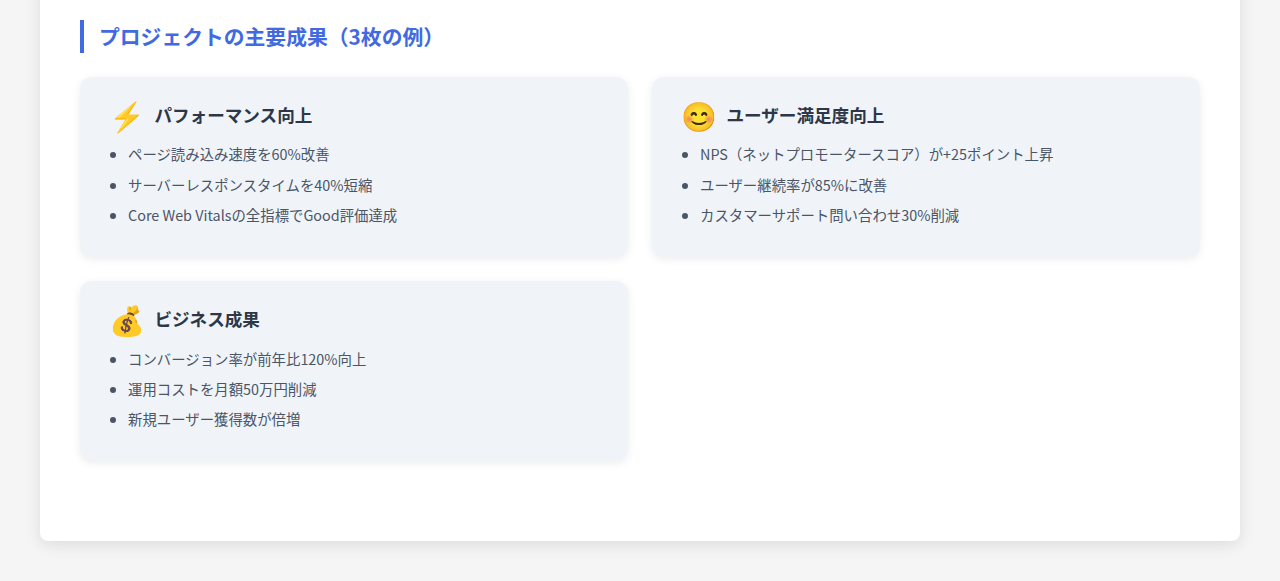
<file: themes/components/grid-card/index.html>
<!DOCTYPE html>
<html lang="ja">
<head>
  <meta charset="UTF-8">
  <meta name="viewport" content="width=device-width, initial-scale=1.0">
  <title>Grid Card Component - Preview</title>
  <link rel="stylesheet" href="style.css">
  <style>
    body {
      font-family: 'Hiragino Sans', 'Noto Sans CJK JP', -apple-system, BlinkMacSystemFont, 'Segoe UI', sans-serif;
      background-color: #f5f5f5;
      padding: 40px;
      margin: 0;
      line-height: 1.6;
    }
    .container {
      max-width: 1200px;
      margin: 0 auto;
      background-color: white;
      padding: 40px;
      border-radius: 8px;
      box-shadow: 0 4px 16px rgba(0, 0, 0, 0.1);
    }
    h1 {
      color: #333;
      margin-bottom: 10px;
    }
    .subtitle {
      color: #666;
      margin-bottom: 30px;
    }
    .example-section {
      margin: 40px 0;
    }
    .example-title {
      font-size: 1.3em;
      font-weight: bold;
      color: #4169e1;
      margin-bottom: 20px;
      border-left: 4px solid #4169e1;
      padding-left: 15px;
    }
  </style>
</head>
<body>
  <div class="container">
    <h1>Grid Card Component</h1>
    <p class="subtitle">2カラムのグリッドレイアウトで情報を整理するカードコンポーネント。福利厚生や機能一覧の表示に最適です。</p>

    <div class="example-section">
      <div class="example-title">会社の福利厚生制度（5枚の例）</div>
      <div class="grid-cards">
        <div class="grid-card">
          <div class="grid-card__header">
            <span class="grid-card__icon">👨‍💼</span>
            <h3 class="grid-card__title">オフィスワーク補助</h3>
          </div>
          <div class="grid-card__content">
            <ul>
              <li>業務中の労働環境を整え、生産性を高めるために補助手当を支給</li>
              <li>オフィス用品（ヘッドセット、イヤホン、Webカメラ、PC付属品等）について経費精算が可能</li>
              <li>入社年度は5万円まで／翌年度からは3万円まで</li>
            </ul>
          </div>
        </div>
        <div class="grid-card">
          <div class="grid-card__header">
            <span class="grid-card__icon">👶</span>
            <h3 class="grid-card__title">ベビーシッター補助制度</h3>
          </div>
          <div class="grid-card__content">
            <ul>
              <li>仕事と子育てを両立するための支援制度</li>
              <li>ベビーシッター利用時、お子様1人につき1回あたり4,400円割引になるチケットを提供</li>
            </ul>
          </div>
        </div>
        <div class="grid-card">
          <div class="grid-card__header">
            <span class="grid-card__icon">👥</span>
            <h3 class="grid-card__title">コミュニケーションサポート</h3>
          </div>
          <div class="grid-card__content">
            <ul>
              <li>社員ランチ代補助</li>
              <li>ニューフェイスパス<br>新入社員は入社後1ヶ月間、ランチ代補助を何回でも利用可能</li>
              <li>チームビルディング補助</li>
            </ul>
          </div>
        </div>
        <div class="grid-card">
          <div class="grid-card__header">
            <span class="grid-card__icon">🏠</span>
            <h3 class="grid-card__title">借り上げ社宅制度<span style="font-size: 0.7em;">（現物支給み替え型）</span></h3>
          </div>
          <div class="grid-card__content">
            <ul>
              <li>会社が従業員に代わり家賃の「振込」をする</li>
              <li>会社からの現金支給額が減ることにより、社会保険料や所得税・住民税が下がり、家賃支払い後の実質手取り額が増える</li>
            </ul>
          </div>
        </div>
        <div class="grid-card">
          <div class="grid-card__header">
            <span class="grid-card__icon">🏃</span>
            <h3 class="grid-card__title">部活動補助</h3>
          </div>
          <div class="grid-card__content">
            <ul>
              <li>会社公認の部活で、一定の条件を満たした活動について、1部活につき月1万円の活動補助を提供</li>
            </ul>
          </div>
        </div>
      </div>
    </div>

    <div class="example-section">
      <div class="example-title">プラットフォームの主要機能（6枚の例）</div>
      <div class="grid-cards">
        <div class="grid-card">
          <div class="grid-card__header">
            <span class="grid-card__icon">📊</span>
            <h3 class="grid-card__title">データ分析ダッシュボード</h3>
          </div>
          <div class="grid-card__content">
            <ul>
              <li>リアルタイムでのデータ可視化</li>
              <li>カスタマイズ可能なウィジェット</li>
              <li>複数データソース統合</li>
            </ul>
          </div>
        </div>
        <div class="grid-card">
          <div class="grid-card__header">
            <span class="grid-card__icon">🔒</span>
            <h3 class="grid-card__title">セキュリティ機能</h3>
          </div>
          <div class="grid-card__content">
            <ul>
              <li>多要素認証（MFA）対応</li>
              <li>エンドツーエンド暗号化</li>
              <li>アクセス権限の詳細設定</li>
            </ul>
          </div>
        </div>
        <div class="grid-card">
          <div class="grid-card__header">
            <span class="grid-card__icon">🤖</span>
            <h3 class="grid-card__title">AI自動化</h3>
          </div>
          <div class="grid-card__content">
            <ul>
              <li>レポート自動生成</li>
              <li>異常値の自動検知</li>
              <li>予測分析機能</li>
            </ul>
          </div>
        </div>
        <div class="grid-card">
          <div class="grid-card__header">
            <span class="grid-card__icon">📱</span>
            <h3 class="grid-card__title">モバイル対応</h3>
          </div>
          <div class="grid-card__content">
            <ul>
              <li>iOS/Androidネイティブアプリ</li>
              <li>オフラインモード対応</li>
              <li>プッシュ通知機能</li>
            </ul>
          </div>
        </div>
        <div class="grid-card">
          <div class="grid-card__header">
            <span class="grid-card__icon">🔗</span>
            <h3 class="grid-card__title">API連携</h3>
          </div>
          <div class="grid-card__content">
            <ul>
              <li>RESTful API提供</li>
              <li>Webhook対応</li>
              <li>サードパーティ連携多数</li>
            </ul>
          </div>
        </div>
        <div class="grid-card">
          <div class="grid-card__header">
            <span class="grid-card__icon">💬</span>
            <h3 class="grid-card__title">コラボレーション</h3>
          </div>
          <div class="grid-card__content">
            <ul>
              <li>リアルタイム共同編集</li>
              <li>コメント・メンション機能</li>
              <li>バージョン履歴管理</li>
            </ul>
          </div>
        </div>
      </div>
    </div>

    <div class="example-section">
      <div class="example-title">プロジェクトの主要成果（3枚の例）</div>
      <div class="grid-cards">
        <div class="grid-card">
          <div class="grid-card__header">
            <span class="grid-card__icon">⚡</span>
            <h3 class="grid-card__title">パフォーマンス向上</h3>
          </div>
          <div class="grid-card__content">
            <ul>
              <li>ページ読み込み速度を60%改善</li>
              <li>サーバーレスポンスタイムを40%短縮</li>
              <li>Core Web Vitalsの全指標でGood評価達成</li>
            </ul>
          </div>
        </div>
        <div class="grid-card">
          <div class="grid-card__header">
            <span class="grid-card__icon">😊</span>
            <h3 class="grid-card__title">ユーザー満足度向上</h3>
          </div>
          <div class="grid-card__content">
            <ul>
              <li>NPS（ネットプロモータースコア）が+25ポイント上昇</li>
              <li>ユーザー継続率が85%に改善</li>
              <li>カスタマーサポート問い合わせ30%削減</li>
            </ul>
          </div>
        </div>
        <div class="grid-card">
          <div class="grid-card__header">
            <span class="grid-card__icon">💰</span>
            <h3 class="grid-card__title">ビジネス成果</h3>
          </div>
          <div class="grid-card__content">
            <ul>
              <li>コンバージョン率が前年比120%向上</li>
              <li>運用コストを月額50万円削減</li>
              <li>新規ユーザー獲得数が倍増</li>
            </ul>
          </div>
        </div>
      </div>
    </div>
  </div>
</body>
</html>
</file>
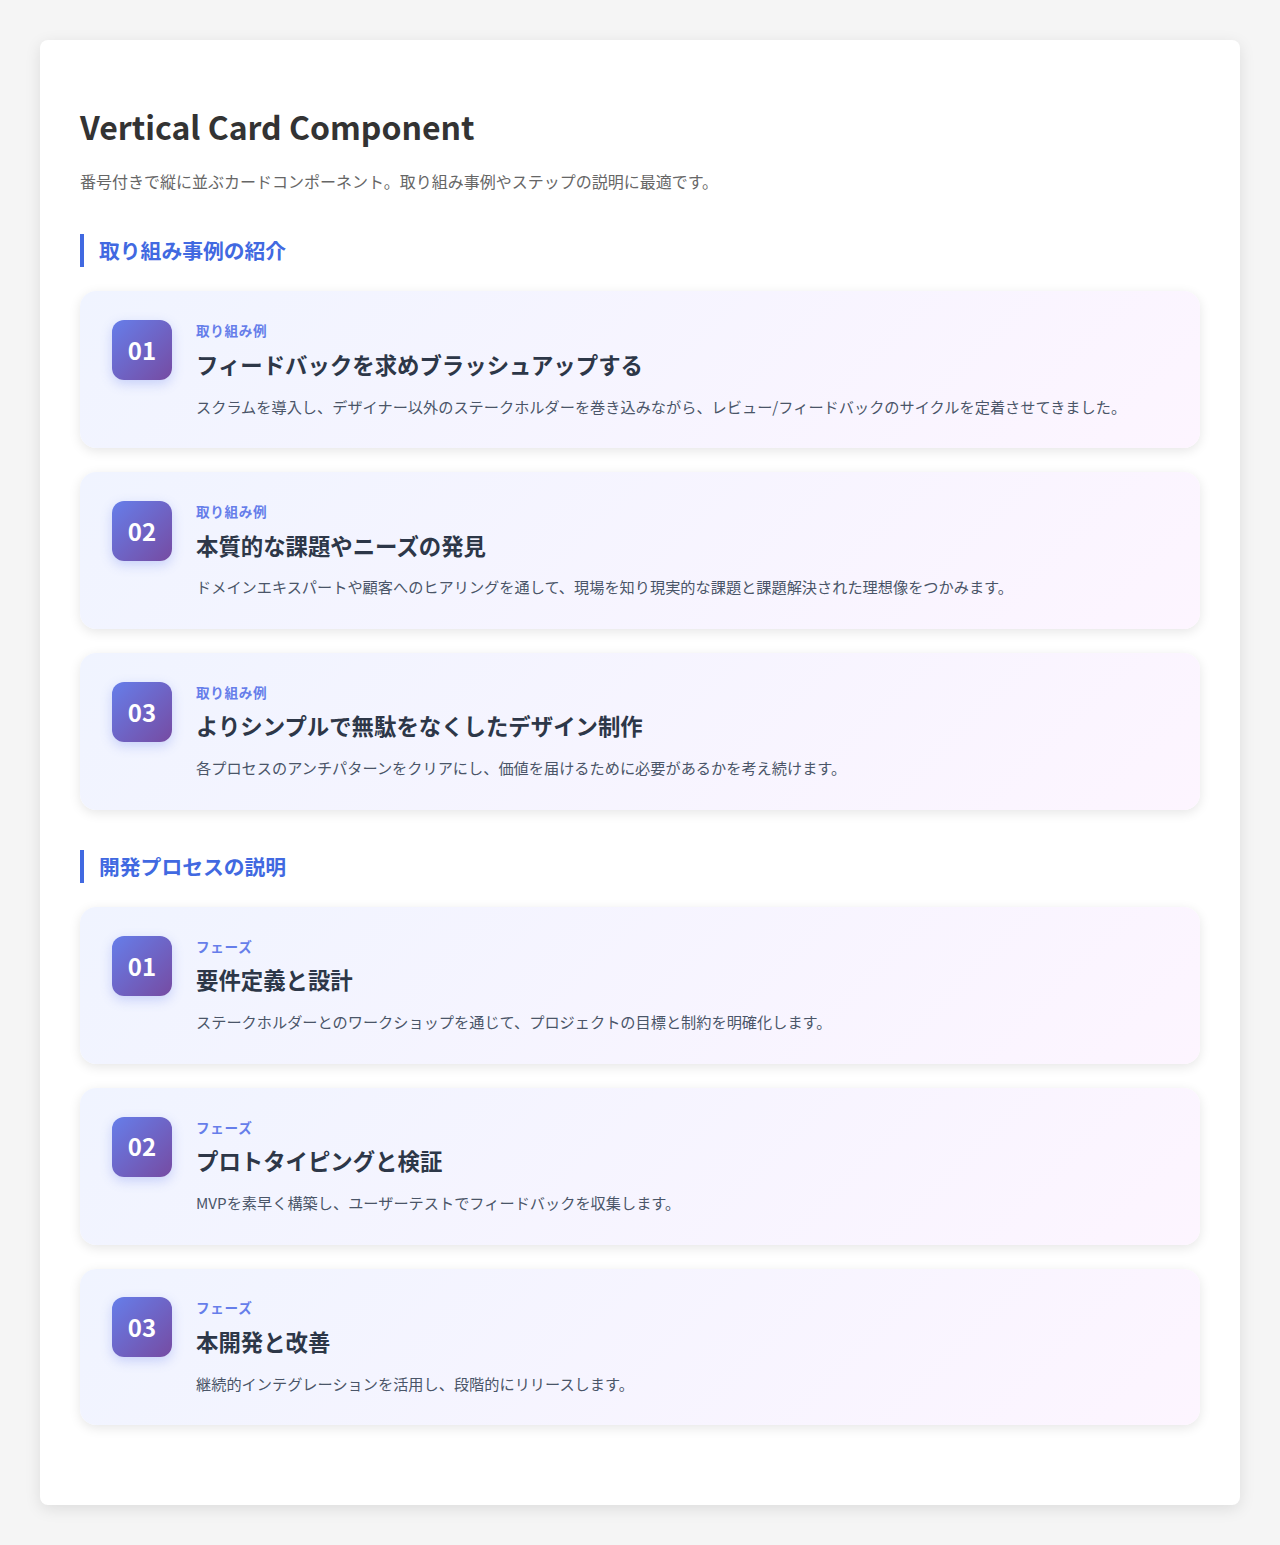
<file: themes/components/vertical-card/index.html>
<!DOCTYPE html>
<html lang="ja">
<head>
  <meta charset="UTF-8">
  <meta name="viewport" content="width=device-width, initial-scale=1.0">
  <title>Vertical Card Component - Preview</title>
  <link rel="stylesheet" href="style.css">
  <style>
    body {
      font-family: 'Hiragino Sans', 'Noto Sans CJK JP', -apple-system, BlinkMacSystemFont, 'Segoe UI', sans-serif;
      background-color: #f5f5f5;
      padding: 40px;
      margin: 0;
      line-height: 1.6;
    }
    .container {
      max-width: 1200px;
      margin: 0 auto;
      background-color: white;
      padding: 40px;
      border-radius: 8px;
      box-shadow: 0 4px 16px rgba(0, 0, 0, 0.1);
    }
    h1 {
      color: #333;
      margin-bottom: 10px;
    }
    .subtitle {
      color: #666;
      margin-bottom: 30px;
    }
    .example-section {
      margin: 40px 0;
    }
    .example-title {
      font-size: 1.3em;
      font-weight: bold;
      color: #4169e1;
      margin-bottom: 20px;
      border-left: 4px solid #4169e1;
      padding-left: 15px;
    }
  </style>
</head>
<body>
  <div class="container">
    <h1>Vertical Card Component</h1>
    <p class="subtitle">番号付きで縦に並ぶカードコンポーネント。取り組み事例やステップの説明に最適です。</p>

    <div class="example-section">
      <div class="example-title">取り組み事例の紹介</div>
      <div class="vertical-cards">
        <div class="vertical-card">
          <div class="vertical-card__number">01</div>
          <div class="vertical-card__content">
            <div class="vertical-card__label">取り組み例</div>
            <div class="vertical-card__title">フィードバックを求めブラッシュアップする</div>
            <div class="vertical-card__description">スクラムを導入し、デザイナー以外のステークホルダーを巻き込みながら、レビュー/フィードバックのサイクルを定着させてきました。</div>
          </div>
        </div>
        <div class="vertical-card">
          <div class="vertical-card__number">02</div>
          <div class="vertical-card__content">
            <div class="vertical-card__label">取り組み例</div>
            <div class="vertical-card__title">本質的な課題やニーズの発見</div>
            <div class="vertical-card__description">ドメインエキスパートや顧客へのヒアリングを通して、現場を知り現実的な課題と課題解決された理想像をつかみます。</div>
          </div>
        </div>
        <div class="vertical-card">
          <div class="vertical-card__number">03</div>
          <div class="vertical-card__content">
            <div class="vertical-card__label">取り組み例</div>
            <div class="vertical-card__title">よりシンプルで無駄をなくしたデザイン制作</div>
            <div class="vertical-card__description">各プロセスのアンチパターンをクリアにし、価値を届けるために必要があるかを考え続けます。</div>
          </div>
        </div>
      </div>
    </div>

    <div class="example-section">
      <div class="example-title">開発プロセスの説明</div>
      <div class="vertical-cards">
        <div class="vertical-card">
          <div class="vertical-card__number">01</div>
          <div class="vertical-card__content">
            <div class="vertical-card__label">フェーズ</div>
            <div class="vertical-card__title">要件定義と設計</div>
            <div class="vertical-card__description">ステークホルダーとのワークショップを通じて、プロジェクトの目標と制約を明確化します。</div>
          </div>
        </div>
        <div class="vertical-card">
          <div class="vertical-card__number">02</div>
          <div class="vertical-card__content">
            <div class="vertical-card__label">フェーズ</div>
            <div class="vertical-card__title">プロトタイピングと検証</div>
            <div class="vertical-card__description">MVPを素早く構築し、ユーザーテストでフィードバックを収集します。</div>
          </div>
        </div>
        <div class="vertical-card">
          <div class="vertical-card__number">03</div>
          <div class="vertical-card__content">
            <div class="vertical-card__label">フェーズ</div>
            <div class="vertical-card__title">本開発と改善</div>
            <div class="vertical-card__description">継続的インテグレーションを活用し、段階的にリリースします。</div>
          </div>
        </div>
      </div>
    </div>
  </div>
</body>
</html>
</file>
<file: themes/components/grid-card/style.css>
/* Grid Card Component for Marp Slides */

.grid-cards {
  display: grid;
  grid-template-columns: repeat(2, 1fr);
  gap: 1.5em;
  margin: 1.5em 0;
  width: 100%;
}

.grid-card {
  background-color: #f0f4f8;
  border-radius: 12px;
  padding: 1.5em 1.8em;
  box-shadow: 0 2px 8px rgba(0, 0, 0, 0.08);
}

.grid-card__header {
  display: flex;
  align-items: center;
  gap: 0.6em;
  margin-bottom: 0.8em;
}

.grid-card__icon {
  font-size: 1.8em;
  line-height: 1;
}

.grid-card__title {
  font-size: 1.1em;
  font-weight: bold;
  color: #2d3748;
  margin: 0;
  line-height: 1.3;
}

.grid-card__content {
  margin: 0;
  padding: 0;
}

.grid-card__content ul {
  margin: 0;
  padding-left: 1.2em;
  list-style-type: disc;
}

.grid-card__content li {
  font-size: 0.9em;
  color: #4a5568;
  line-height: 1.7;
  margin: 0.4em 0;
}
</file>
<file: themes/components/vertical-card/style.css>
/* Vertical Card Component for Marp Slides */

.vertical-cards {
  display: flex;
  flex-direction: column;
  gap: 1.5em;
  margin: 1.5em 0;
  width: 100%;
}

.vertical-card {
  background: linear-gradient(135deg, #f0f4ff 0%, #fdf5ff 100%);
  border-radius: 16px;
  padding: 1.8em 2em;
  box-shadow: 0 3px 12px rgba(0, 0, 0, 0.1);
  display: flex;
  align-items: flex-start;
  gap: 1.5em;
}

.vertical-card__number {
  flex-shrink: 0;
  width: 2.5em;
  height: 2.5em;
  background: linear-gradient(135deg, #667eea 0%, #764ba2 100%);
  color: white;
  border-radius: 12px;
  display: flex;
  align-items: center;
  justify-content: center;
  font-size: 1.5em;
  font-weight: bold;
  box-shadow: 0 4px 12px rgba(102, 126, 234, 0.3);
}

.vertical-card__content {
  flex: 1;
  min-width: 0;
}

.vertical-card__label {
  font-size: 0.85em;
  color: #667eea;
  font-weight: 600;
  margin: 0 0 0.5em 0;
  letter-spacing: 0.05em;
}

.vertical-card__title {
  font-size: 1.4em;
  font-weight: bold;
  color: #2d3748;
  margin: 0 0 0.6em 0;
  line-height: 1.4;
}

.vertical-card__description {
  font-size: 0.95em;
  color: #4a5568;
  margin: 0;
  line-height: 1.7;
}
</file>
